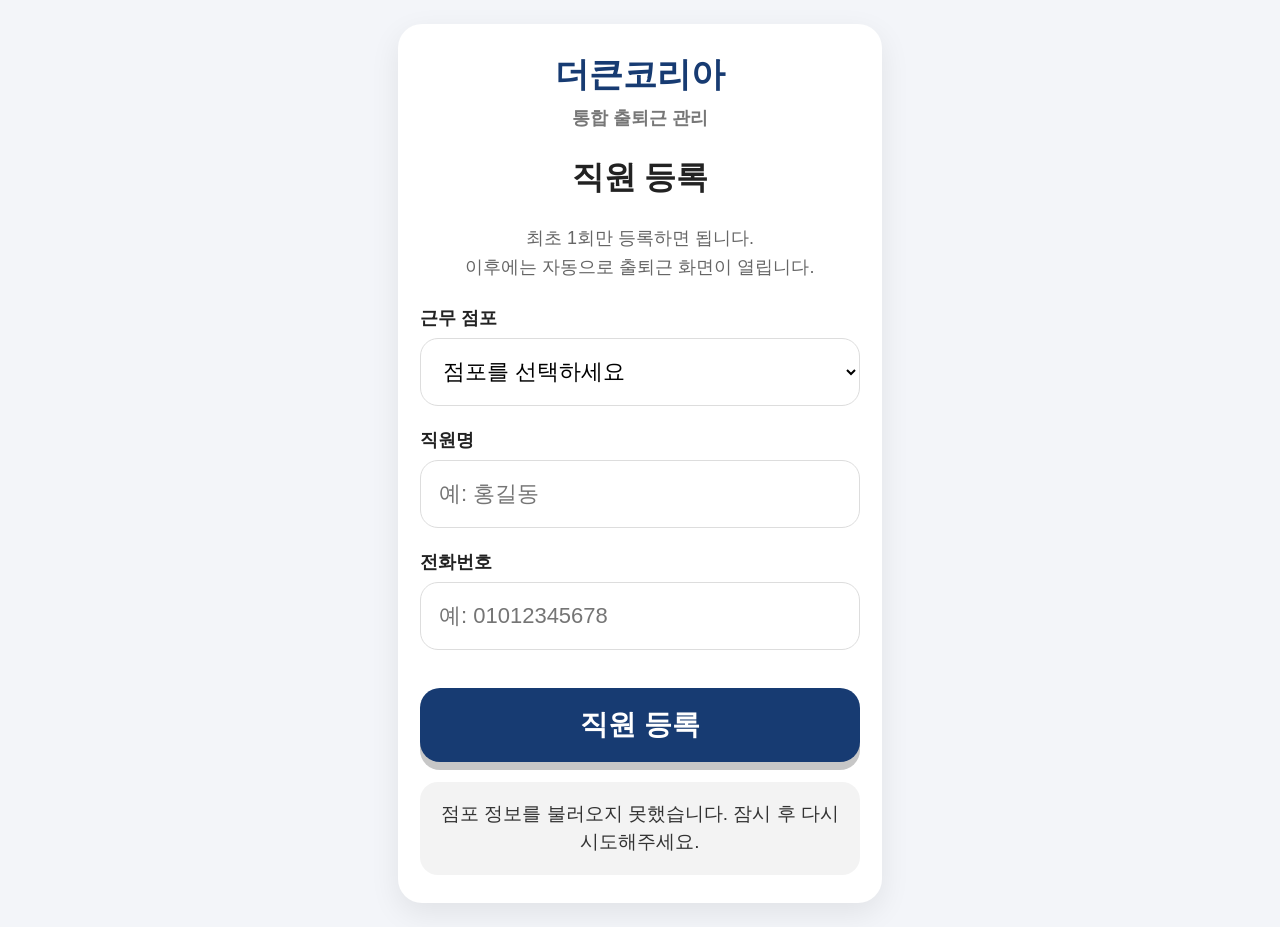
<file: index.html>
<!DOCTYPE html>
<html lang="ko">
<head>
  <meta charset="UTF-8" />
  <meta name="viewport" content="width=device-width, initial-scale=1.0, maximum-scale=1.0, user-scalable=no" />
  <title>더큰코리아 통합 출퇴근</title>
  <style>
    * { box-sizing: border-box; -webkit-tap-highlight-color: transparent; }

    body {
      margin: 0;
      font-family: -apple-system, BlinkMacSystemFont, "Noto Sans KR", "Malgun Gothic", sans-serif;
      background: #f3f5f9;
      color: #222;
    }

    .wrap {
      max-width: 520px;
      margin: 0 auto;
      min-height: 100vh;
      padding: 24px 18px;
      display: flex;
      align-items: center;
      justify-content: center;
    }

    .card {
      width: 100%;
      background: #fff;
      border-radius: 24px;
      padding: 28px 22px;
      box-shadow: 0 10px 30px rgba(0,0,0,0.08);
    }

    .logo {
      text-align: center;
      font-size: 34px;
      font-weight: 900;
      color: #173b72;
      margin-bottom: 8px;
    }

    .store {
      text-align: center;
      font-size: 18px;
      font-weight: 800;
      color: #777;
      margin-bottom: 26px;
    }

    .title {
      text-align: center;
      font-size: 32px;
      font-weight: 900;
      margin-bottom: 24px;
    }

    .desc {
      text-align: center;
      font-size: 18px;
      line-height: 1.6;
      color: #666;
      margin-bottom: 24px;
    }

    label {
      display: block;
      font-size: 18px;
      font-weight: 900;
      margin-bottom: 8px;
    }

    input, select {
      width: 100%;
      height: 68px;
      border: 1px solid #ddd;
      border-radius: 18px;
      padding: 0 18px;
      font-size: 22px;
      margin-bottom: 22px;
      outline: none;
      background: #fff;
    }

    button {
      width: 100%;
      height: 74px;
      border: none;
      border-radius: 20px;
      font-size: 28px;
      font-weight: 900;
      cursor: pointer;
      margin-top: 16px;
      transition: transform 0.08s ease, box-shadow 0.08s ease, opacity 0.08s ease;
      box-shadow: 0 8px 0 rgba(0,0,0,0.22);
    }

    button:active {
      transform: translateY(6px) scale(0.98);
      box-shadow: 0 2px 0 rgba(0,0,0,0.22);
      opacity: 0.88;
    }

    button:disabled {
      transform: none !important;
      box-shadow: none !important;
      opacity: 0.65;
    }

    .btn-register { background: #173b72; color: #fff; }
    .btn-in { background: #0f8a4b; color: #fff; }
    .btn-out { background: #b3261e; color: #fff; }
    .btn-reset { background: #eee; color: #333; font-size: 18px; height: 56px; }

    .btn-disabled {
      background: #ccc !important;
      color: #777 !important;
      cursor: not-allowed;
    }

    .employee-box {
      background: #f3f5f9;
      padding: 24px;
      border-radius: 18px;
      margin-bottom: 22px;
      text-align: center;
      border: 1px solid #e5e7eb;
    }

    .employee-name {
      font-size: 30px;
      font-weight: 900;
      margin-bottom: 6px;
    }

    .employee-phone {
      font-size: 22px;
      font-weight: 900;
      color: #333;
      margin-bottom: 8px;
    }

    .employee-store {
      font-size: 18px;
      font-weight: 800;
      color: #173b72;
    }

    .status {
      margin-top: 20px;
      padding: 18px;
      border-radius: 18px;
      background: #f3f3f3;
      color: #333;
      font-size: 19px;
      line-height: 1.5;
      text-align: center;
      min-height: 60px;
      white-space: pre-line;
    }

    .hidden { display: none !important; }

    .loading-dot {
      width: 16px;
      height: 16px;
      border-radius: 50%;
      background: #173b72;
      margin: 0 auto 18px;
      animation: pulse 1s infinite ease-in-out;
    }

    @keyframes pulse {
      0% { opacity: 0.3; transform: scale(0.9); }
      50% { opacity: 1; transform: scale(1.1); }
      100% { opacity: 0.3; transform: scale(0.9); }
    }
  </style>
</head>

<body>
  <div class="wrap">
    <div class="card">

      <div class="logo">더큰코리아</div>
      <div class="store">통합 출퇴근 관리</div>

      <div id="loadingScreen">
        <div class="loading-dot"></div>
        <div class="title">출퇴근 앱 실행 중...</div>
        <div class="desc">직원 정보와 점포 정보를 확인하고 있습니다.</div>
      </div>

      <div id="registerScreen" class="hidden">
        <div class="title">직원 등록</div>
        <div class="desc">
          최초 1회만 등록하면 됩니다.<br>
          이후에는 자동으로 출퇴근 화면이 열립니다.
        </div>

        <label>근무 점포</label>
        <select id="storeSelect">
          <option value="">점포를 선택하세요</option>
        </select>

        <label>직원명</label>
        <input id="nameInput" type="text" placeholder="예: 홍길동">

        <label>전화번호</label>
        <input id="phoneInput" type="tel" placeholder="예: 01012345678">

        <button id="registerBtn" class="btn-register" onclick="registerEmployee()">직원 등록</button>

        <div id="registerStatus" class="status hidden"></div>
      </div>

      <div id="attendanceScreen" class="hidden">
        <div class="title">출퇴근 체크</div>

        <div class="employee-box">
          <div id="employeeName" class="employee-name"></div>
          <div id="employeePhone" class="employee-phone"></div>
          <div id="employeeStore" class="employee-store"></div>
        </div>

        <button id="checkInBtn" class="btn-in" onclick="submitAttendance('출근')">출근</button>
        <button id="checkOutBtn" class="btn-out" onclick="submitAttendance('퇴근')">퇴근</button>

        <button class="btn-reset" onclick="resetEmployee()">직원 정보 다시 등록</button>

        <div id="attendanceStatus" class="status">
          위치 권한을 허용해야 출퇴근이 가능합니다.
        </div>
      </div>

    </div>
  </div>

  <script>
    const API_URL = "https://script.google.com/macros/s/AKfycbyriJGrYUjjWwnnb7L8HEUHgoRXXo_ma-aOTQi8fqpVomQfxbmBE18YH9LmWEHrKENsWA/exec";

    let stores = [];

    let currentEmployee = {
      employeeId: "",
      name: "",
      phone: "",
      token: "",
      storeCode: "",
      brand: "",
      storeName: ""
    };

    window.onload = function () {
      showLoadingScreen();

      loadStores().then(function () {
        const savedToken = localStorage.getItem("tk_token");

        if (savedToken) {
          apiRequest({
            action: "getEmployeeByToken",
            token: savedToken
          }).then(function(result) {
            if (result.exists) {
              currentEmployee = {
                employeeId: result.employeeId || "",
                name: result.name || "",
                phone: result.phone || "",
                token: result.token || "",
                storeCode: result.storeCode || "",
                brand: result.brand || "",
                storeName: result.storeName || ""
              };

              saveEmployee(currentEmployee);
              showAttendanceScreen();
              loadTodayStatus();
            } else {
              clearEmployee();
              showRegisterScreen();
            }
          }).catch(function() {
            showRegisterScreen();
          });
        } else {
          showRegisterScreen();
        }
      }).catch(function () {
        showRegisterScreen();
        showRegisterStatus("점포 정보를 불러오지 못했습니다. 잠시 후 다시 시도해주세요.");
      });
    };

    function loadStores() {
      return apiRequest({
        action: "getStores"
      }).then(function(result) {
        if (!result.success) {
          throw new Error(result.message || "점포 조회 실패");
        }

        stores = result.stores || [];
        renderStoreOptions(stores);
      });
    }

    function renderStoreOptions(list) {
      const select = document.getElementById("storeSelect");
      select.innerHTML = '<option value="">점포를 선택하세요</option>';

      list.forEach(function(store) {
        if (store.status && store.status !== "운영중") return;

        const opt = document.createElement("option");
        opt.value = store.storeCode;
        opt.innerText = "[" + store.region + "] " + store.storeName;
        select.appendChild(opt);
      });
    }

    function registerEmployee() {
      const storeCode = document.getElementById("storeSelect").value;
      const name = document.getElementById("nameInput").value.trim();
      const phone = normalizePhone(document.getElementById("phoneInput").value);
      const btn = document.getElementById("registerBtn");

      if (!storeCode) {
        showRegisterStatus("근무 점포를 선택해주세요.");
        return;
      }

      if (!name) {
        showRegisterStatus("직원명을 입력해주세요.");
        return;
      }

      if (!phone) {
        showRegisterStatus("전화번호를 입력해주세요.");
        return;
      }

      btn.disabled = true;
      btn.innerText = "등록 중...";
      showRegisterStatus("등록 중입니다...");

      apiRequest({
        action: "registerEmployee",
        storeCode: storeCode,
        name: name,
        phone: phone
      }).then(function(result) {
        btn.disabled = false;
        btn.innerText = "직원 등록";

        if (result.success) {
          currentEmployee = {
            employeeId: result.employeeId || "",
            name: result.name || "",
            phone: result.phone || "",
            token: result.token || "",
            storeCode: result.storeCode || "",
            brand: result.brand || "",
            storeName: result.storeName || ""
          };

          saveEmployee(currentEmployee);
          showAttendanceScreen();
          updateButtons(false, false);
          showAttendanceStatus("등록 완료되었습니다. 출근 버튼을 눌러주세요.");
        } else {
          showRegisterStatus(result.message || "등록에 실패했습니다.");
        }
      }).catch(function() {
        btn.disabled = false;
        btn.innerText = "직원 등록";
        showRegisterStatus("오류가 발생했습니다. 잠시 후 다시 시도해주세요.");
      });
    }

    function submitAttendance(type) {
      if (!currentEmployee.name || !currentEmployee.phone || !currentEmployee.token) {
        showAttendanceStatus("직원 정보가 없습니다. 다시 등록해주세요.");
        return;
      }

      const checkInBtn = document.getElementById("checkInBtn");
      const checkOutBtn = document.getElementById("checkOutBtn");

      if (type === "출근") {
        checkInBtn.innerText = "출근 처리중...";
        checkInBtn.disabled = true;
      }

      if (type === "퇴근") {
        checkOutBtn.innerText = "퇴근 처리중...";
        checkOutBtn.disabled = true;
      }

      showAttendanceStatus("위치 확인중...");

      if (!navigator.geolocation) {
        resetButtonText();
        showAttendanceStatus("이 기기에서는 위치 기능을 사용할 수 없습니다.");
        return;
      }

      navigator.geolocation.getCurrentPosition(
        function(position) {
          apiRequest({
            action: "submitAttendance",
            token: currentEmployee.token,
            type: type,
            lat: position.coords.latitude,
            lng: position.coords.longitude
          }).then(function(result) {
            resetButtonText();
            showAttendanceStatus(result.message || "");

            if (result.success) {
              if (type === "출근") {
                updateButtons(true, false);
              } else {
                updateButtons(true, true);
              }
            } else {
              loadTodayStatus();
            }
          }).catch(function() {
            resetButtonText();
            showAttendanceStatus("오류가 발생했습니다. 잠시 후 다시 시도해주세요.");
            loadTodayStatus();
          });
        },
        function() {
          resetButtonText();
          showAttendanceStatus("위치 권한을 허용해야 출퇴근이 가능합니다.");
          loadTodayStatus();
        },
        {
          enableHighAccuracy: true,
          timeout: 10000,
          maximumAge: 0
        }
      );
    }

    function loadTodayStatus() {
      if (!currentEmployee.token) return;

      apiRequest({
        action: "getTodayAttendanceStatus",
        token: currentEmployee.token
      }).then(function(result) {
        if (result.success) {
          updateButtons(result.hasCheckIn, result.hasCheckOut);
        } else {
          showAttendanceStatus(result.message || "출퇴근 상태를 확인할 수 없습니다.");
        }
      }).catch(function() {
        showAttendanceStatus("출퇴근 상태 확인 중 오류가 발생했습니다.");
      });
    }

    function apiRequest(data) {
      return fetch(API_URL, {
        method: "POST",
        mode: "cors",
        headers: {
          "Content-Type": "text/plain;charset=utf-8"
        },
        body: JSON.stringify(data)
      }).then(function(response) {
        return response.json();
      });
    }

    function updateButtons(hasCheckIn, hasCheckOut) {
      const checkInBtn = document.getElementById("checkInBtn");
      const checkOutBtn = document.getElementById("checkOutBtn");

      resetButtonText();

      checkInBtn.disabled = false;
      checkOutBtn.disabled = false;

      checkInBtn.classList.remove("btn-disabled");
      checkOutBtn.classList.remove("btn-disabled");

      if (hasCheckIn) {
        checkInBtn.disabled = true;
        checkInBtn.classList.add("btn-disabled");
      }

      if (!hasCheckIn || hasCheckOut) {
        checkOutBtn.disabled = true;
        checkOutBtn.classList.add("btn-disabled");
      }

      if (!hasCheckIn) {
        showAttendanceStatus("아직 출근 전입니다.");
      } else if (hasCheckIn && !hasCheckOut) {
        showAttendanceStatus("출근 처리되었습니다. 퇴근 버튼을 사용할 수 있습니다.");
      } else {
        showAttendanceStatus("오늘 출근과 퇴근이 모두 처리되었습니다.");
      }
    }

    function resetButtonText() {
      document.getElementById("checkInBtn").innerText = "출근";
      document.getElementById("checkOutBtn").innerText = "퇴근";
    }

    function saveEmployee(emp) {
      localStorage.setItem("tk_employeeId", emp.employeeId || "");
      localStorage.setItem("tk_name", emp.name || "");
      localStorage.setItem("tk_phone", emp.phone || "");
      localStorage.setItem("tk_token", emp.token || "");
      localStorage.setItem("tk_storeCode", emp.storeCode || "");
      localStorage.setItem("tk_brand", emp.brand || "");
      localStorage.setItem("tk_storeName", emp.storeName || "");
    }

    function clearEmployee() {
      localStorage.removeItem("tk_employeeId");
      localStorage.removeItem("tk_name");
      localStorage.removeItem("tk_phone");
      localStorage.removeItem("tk_token");
      localStorage.removeItem("tk_storeCode");
      localStorage.removeItem("tk_brand");
      localStorage.removeItem("tk_storeName");
    }

    function resetEmployee() {
      clearEmployee();

      currentEmployee = {
        employeeId: "",
        name: "",
        phone: "",
        token: "",
        storeCode: "",
        brand: "",
        storeName: ""
      };

      document.getElementById("nameInput").value = "";
      document.getElementById("phoneInput").value = "";
      document.getElementById("storeSelect").value = "";

      showRegisterScreen();
    }

    function showLoadingScreen() {
      document.getElementById("loadingScreen").classList.remove("hidden");
      document.getElementById("registerScreen").classList.add("hidden");
      document.getElementById("attendanceScreen").classList.add("hidden");
    }

    function showRegisterScreen() {
      document.getElementById("loadingScreen").classList.add("hidden");
      document.getElementById("registerScreen").classList.remove("hidden");
      document.getElementById("attendanceScreen").classList.add("hidden");
    }

    function showAttendanceScreen() {
      document.getElementById("loadingScreen").classList.add("hidden");
      document.getElementById("registerScreen").classList.add("hidden");
      document.getElementById("attendanceScreen").classList.remove("hidden");

      document.getElementById("employeeName").innerText = currentEmployee.name;
      document.getElementById("employeePhone").innerText = formatPhone(currentEmployee.phone);
      document.getElementById("employeeStore").innerText =
        currentEmployee.brand + " / " + currentEmployee.storeName;
    }

    function showRegisterStatus(message) {
      const box = document.getElementById("registerStatus");
      box.classList.remove("hidden");
      box.innerText = message;
    }

    function showAttendanceStatus(message) {
      document.getElementById("attendanceStatus").innerText = message;
    }

    function normalizePhone(phone) {
      return String(phone || "").replace(/[^0-9]/g, "");
    }

    function formatPhone(phone) {
      phone = normalizePhone(phone);

      if (phone.length === 11) {
        return phone.replace(/(\d{3})(\d{4})(\d{4})/, "$1-$2-$3");
      }

      return phone;
    }
  </script>
</body>
</html>
</file>
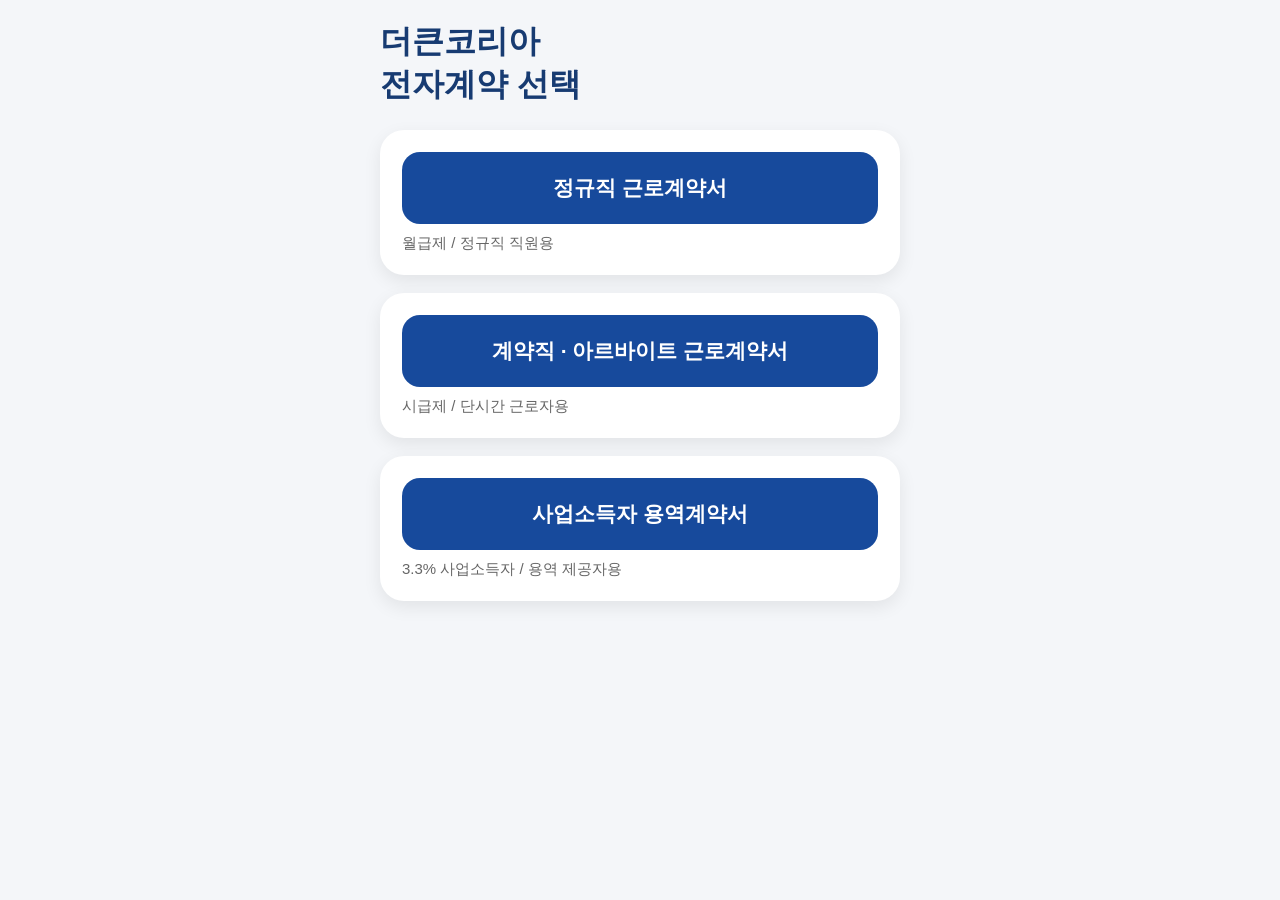
<file: contract-menu.html>
<!DOCTYPE html>
<html lang="ko">
<head>
<meta charset="UTF-8">
<meta name="viewport" content="width=device-width,initial-scale=1">
<title>전자계약 선택</title>

<style>
body{
  margin:0;
  background:#f4f6f9;
  font-family:Pretendard,sans-serif;
}
.wrap{
  max-width:520px;
  margin:0 auto;
  padding:20px;
}
.title{
  font-size:32px;
  font-weight:900;
  color:#173b72;
  margin-bottom:24px;
  line-height:1.35;
}
.card{
  background:#fff;
  border-radius:24px;
  padding:22px;
  margin-bottom:18px;
  box-shadow:0 6px 18px rgba(0,0,0,0.08);
}
.menu-btn{
  width:100%;
  border:none;
  border-radius:18px;
  padding:22px;
  background:#174a9c;
  color:#fff;
  font-size:21px;
  font-weight:900;
}
.sub{
  margin-top:10px;
  font-size:15px;
  color:#666;
}
</style>
</head>

<body>
<div class="wrap">

<div class="title">
더큰코리아<br>
전자계약 선택
</div>

<div class="card">
  <button class="menu-btn" onclick="location.href='regular-contract.html'">
    정규직 근로계약서
  </button>
  <div class="sub">월급제 / 정규직 직원용</div>
</div>

<div class="card">
  <button class="menu-btn" onclick="location.href='part-contract.html'">
    계약직 · 아르바이트 근로계약서
  </button>
  <div class="sub">시급제 / 단시간 근로자용</div>
</div>

<div class="card">
  <button class="menu-btn" onclick="location.href='service-contract.html'">
    사업소득자 용역계약서
  </button>
  <div class="sub">3.3% 사업소득자 / 용역 제공자용</div>
</div>

</div>
</body>
</html>
</file>
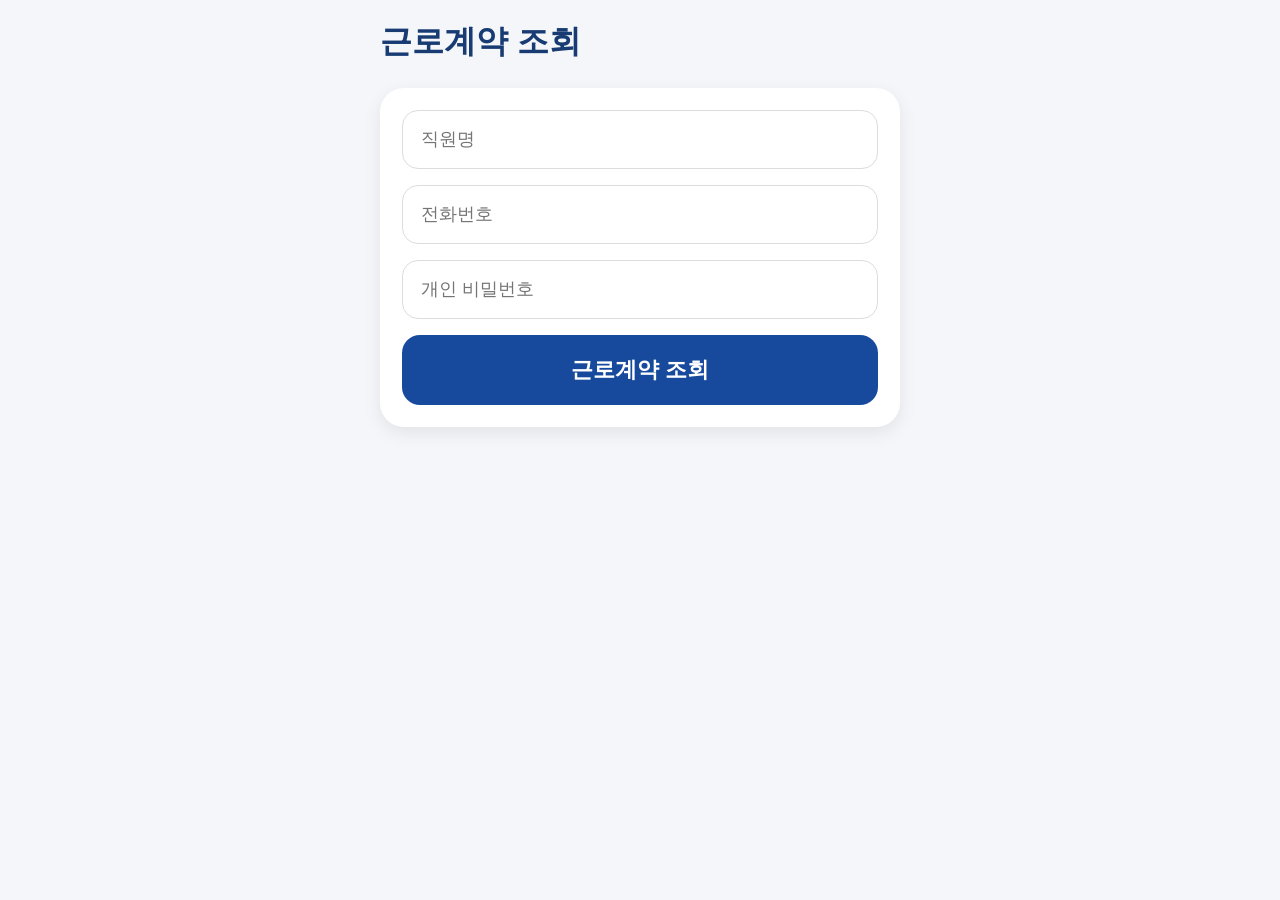
<file: contract.html>
<!DOCTYPE html>
<html lang="ko">
<head>
<meta charset="UTF-8">
<meta name="viewport" content="width=device-width,initial-scale=1">
<title>근로계약 조회</title>

<style>
body{margin:0;background:#f4f6f9;font-family:Pretendard,sans-serif;}
.wrap{max-width:520px;margin:0 auto;padding:20px;}
.title{font-size:32px;font-weight:900;color:#173b72;margin-bottom:24px;}
.card{background:#fff;border-radius:24px;padding:22px;box-shadow:0 6px 18px rgba(0,0,0,0.08);}
.input{width:100%;padding:18px;border-radius:16px;border:1px solid #ddd;margin-bottom:16px;font-size:18px;box-sizing:border-box;}
.btn{width:100%;border:none;border-radius:18px;padding:20px;background:#174a9c;color:#fff;font-size:22px;font-weight:900;}
.result{margin-top:24px;}
.empty{text-align:center;padding:30px;color:#777;}
.contract-btn{display:block;text-align:center;text-decoration:none;background:#0f7b46;color:#fff;border-radius:18px;padding:20px;font-size:22px;font-weight:900;}
</style>
</head>

<body>
<div class="wrap">

<div class="title">근로계약 조회</div>

<div class="card">
  <input id="name" class="input" placeholder="직원명">
  <input id="phone" class="input" placeholder="전화번호">
  <input id="password" type="password" class="input" placeholder="개인 비밀번호" autocomplete="new-password">
  <button class="btn" onclick="loadContract()">근로계약 조회</button>
</div>

<div id="result" class="result"></div>

</div>

<script>
const API_URL =
"https://script.google.com/macros/s/AKfycbyriJGrYUjjWwnnb7L8HEUHgoRXXo_ma-aOTQi8fqpVomQfxbmBE18YH9LmWEHrKENsWA/exec";

async function apiRequest(data){
  const response = await fetch(API_URL,{
    method:"POST",
    body:JSON.stringify(data)
  });
  return await response.json();
}

async function loadContract(){
  const box = document.getElementById("result");

  box.innerHTML = `<div class="empty">조회 중...</div>`;

  try{
    const result = await apiRequest({
      action:"getEmployeeContractInfo",
      name:document.getElementById("name").value,
      phone:document.getElementById("phone").value,
      password:document.getElementById("password").value
    });

    if(!result.success){
      box.innerHTML = `<div class="empty">${result.message || "조회 실패"}</div>`;
      return;
    }

    box.innerHTML = `
      <div class="card">
        <div style="font-size:24px;font-weight:900;margin-bottom:16px;">
          ${result.name} 근로계약서
        </div>
        <a class="contract-btn" href="${result.contractUrl}" target="_blank">
          계약서 열기
        </a>
      </div>
    `;
  }
  catch(err){
    console.error(err);
    box.innerHTML = `<div class="empty">조회 실패</div>`;
  }
}
</script>

</body>
</html>
</file>
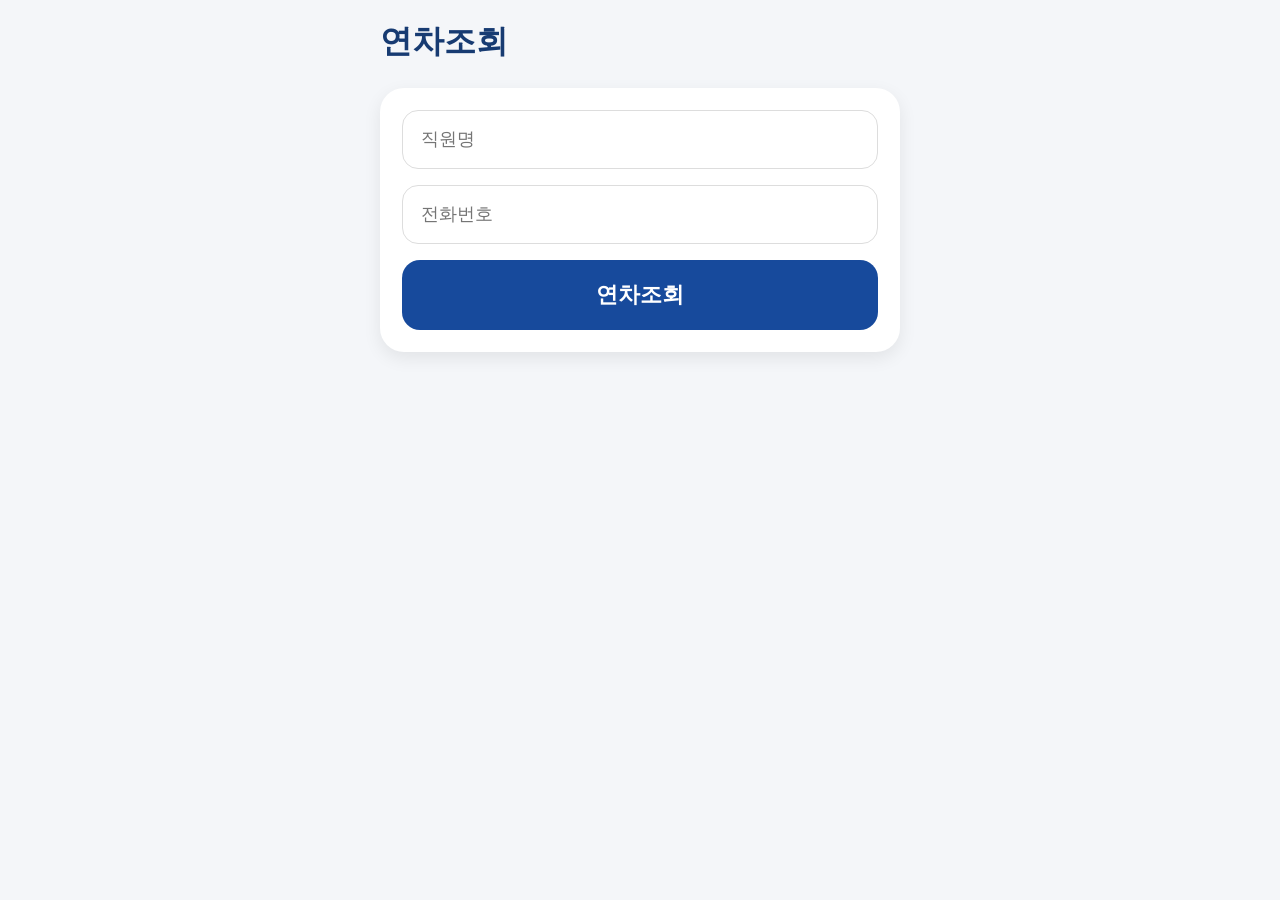
<file: leave.html>
<!DOCTYPE html>
<html lang="ko">
<head>
<meta charset="UTF-8">
<meta name="viewport"
content="width=device-width,initial-scale=1">

<title>연차조회</title>

<style>

body{
  margin:0;
  background:#f4f6f9;
  font-family:Pretendard,sans-serif;
}

.wrap{
  max-width:520px;
  margin:0 auto;
  padding:20px;
}

.title{
  font-size:32px;
  font-weight:900;
  color:#173b72;
  margin-bottom:24px;
}

.card{
  background:#fff;
  border-radius:24px;
  padding:22px;
  box-shadow:0 6px 18px rgba(0,0,0,0.08);
}

.input{
  width:100%;
  padding:18px;
  border-radius:16px;
  border:1px solid #ddd;
  margin-bottom:16px;
  font-size:18px;
  box-sizing:border-box;
}

.btn{
  width:100%;
  border:none;
  border-radius:18px;
  padding:20px;
  background:#174a9c;
  color:#fff;
  font-size:22px;
  font-weight:900;
}

.result{
  margin-top:24px;
}

.box{
  background:#fff;
  border-radius:24px;
  padding:22px;
  margin-top:18px;
  box-shadow:0 6px 18px rgba(0,0,0,0.08);
}

.label{
  color:#666;
  margin-bottom:8px;
}

.value{
  font-size:30px;
  font-weight:900;
  color:#174a9c;
}

</style>
</head>

<body>

<div class="wrap">

<div class="title">
연차조회
</div>

<div class="card">

<input
id="empName"
class="input"
placeholder="직원명">

<input
id="phone"
class="input"
placeholder="전화번호">

<button
class="btn"
onclick="loadLeave()">
연차조회
</button>

</div>

<div
id="result"
class="result">
</div>

</div>

<script>

const API_URL =
"https://script.google.com/macros/s/AKfycbyriJGrYUjjWwnnb7L8HEUHgoRXXo_ma-aOTQi8fqpVomQfxbmBE18YH9LmWEHrKENsWA/exec";

async function apiRequest(data){

  const response =
    await fetch(API_URL,{
      method:"POST",
      body:JSON.stringify(data)
    });

  return await response.json();
}

function formatWon(v){
  return Number(v || 0)
    .toLocaleString("ko-KR");
}

async function loadLeave(){

  const name =
    document.getElementById("empName").value.trim();

  const phone =
    document.getElementById("phone").value.trim();

  if(!name || !phone){
    alert("직원명과 전화번호를 입력하세요.");
    return;
  }

  const resultBox =
    document.getElementById("result");

  resultBox.innerHTML =
    "조회중...";

  try{

    const result =
      await apiRequest({
        action:"getEmployeeLeaveInfo",
        name:name,
        phone:phone
      });

    if(!result.success){
      resultBox.innerHTML =
        "직원정보 없음";
      return;
    }

    const row =
      result.data;

    resultBox.innerHTML = `

<div class="box">

<div class="label">
직원명
</div>

<div class="value">
${row.name}
</div>

</div>

<div class="box">

<div class="label">
발생 연차
</div>

<div class="value">
${row.totalLeave}일
</div>

</div>

<div class="box">

<div class="label">
사용 연차
</div>

<div class="value">
${row.usedLeave}일
</div>

</div>

<div class="box">

<div class="label">
잔여 연차
</div>

<div class="value">
${row.remainLeave}일
</div>

</div>

`;

  }
  catch(err){

    console.error(err);

    resultBox.innerHTML =
      "조회 실패";
  }
}

</script>

</body>
</html>
</file>
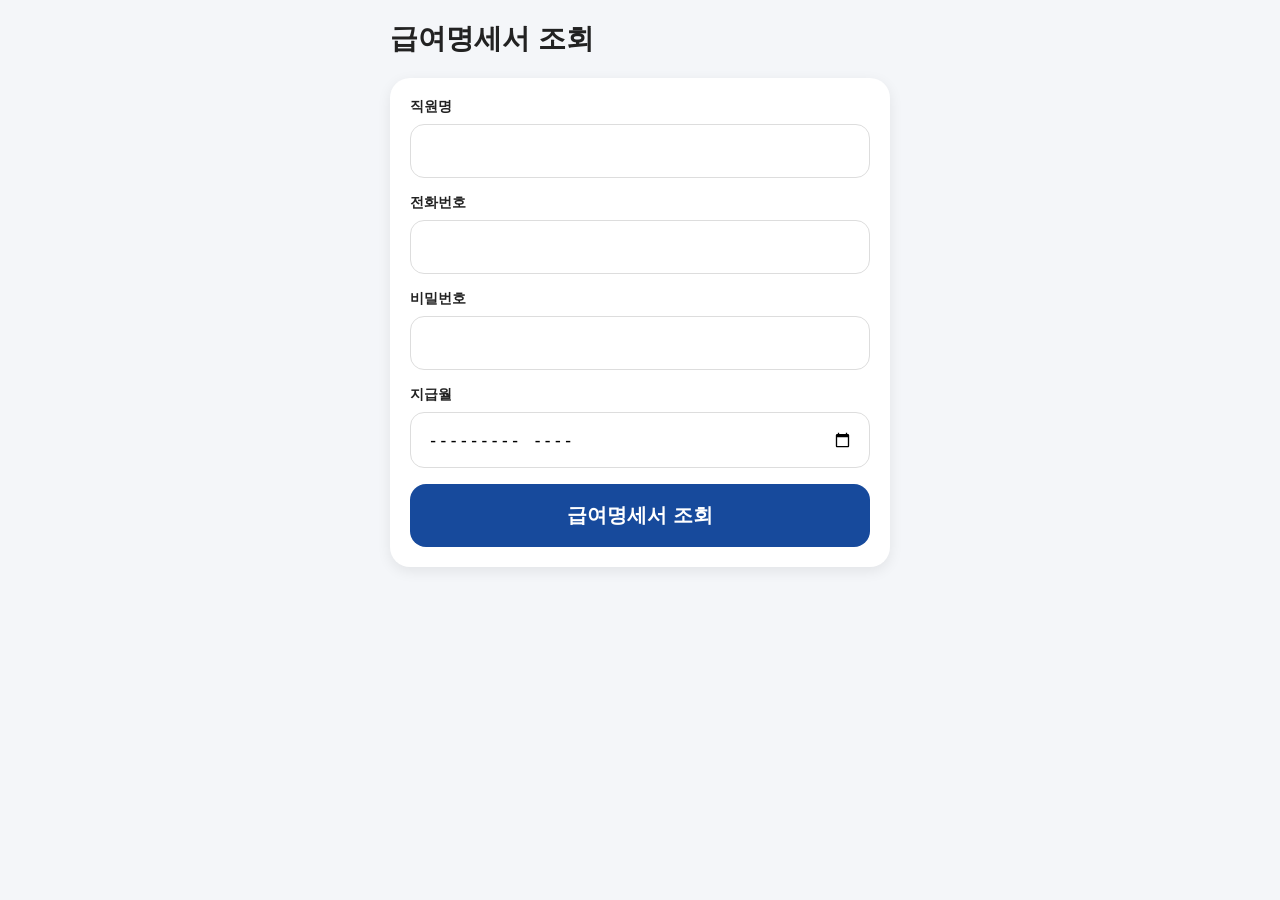
<file: payroll.html>
<!DOCTYPE html>
<html lang="ko">
<head>
<meta charset="UTF-8" />
<meta name="viewport" content="width=device-width, initial-scale=1.0"/>

<title>급여명세서 조회</title>

<style>

body{
  margin:0;
  background:#f4f6f9;
  font-family:'Pretendard',sans-serif;
  color:#222;
}

.container{
  max-width:500px;
  margin:0 auto;
  padding:20px;
}

.title{
  font-size:28px;
  font-weight:900;
  margin-bottom:20px;
}

.card{
  background:#fff;
  border-radius:20px;
  padding:20px;
  margin-bottom:20px;
  box-shadow:0 4px 14px rgba(0,0,0,0.08);
}

.label{
  font-size:14px;
  font-weight:700;
  margin-bottom:8px;
}

.input{
  width:100%;
  box-sizing:border-box;
  padding:16px;
  border:1px solid #ddd;
  border-radius:14px;
  font-size:17px;
  margin-bottom:16px;
}

.btn{
  width:100%;
  border:none;
  border-radius:16px;
  background:#174a9c;
  color:#fff;
  font-size:20px;
  font-weight:900;
  padding:18px;
}

.slip-title{
  text-align:center;
  font-size:28px;
  font-weight:900;
  margin-bottom:20px;
}

.section{
  border:1px solid #ddd;
  border-radius:18px;
  padding:16px;
  margin-bottom:16px;
}

.section-title{
  font-size:20px;
  font-weight:900;
  margin-bottom:16px;
  color:#0b2e6d;
}

.row{
  display:flex;
  justify-content:space-between;
  padding:8px 0;
  border-bottom:1px dashed #ddd;
}

.total{
  font-weight:900;
  font-size:20px;
  border-top:3px solid #333;
  margin-top:10px;
  padding-top:12px;
}

.realpay{
  background:#174a9c;
  color:#fff;
  border-radius:16px;
  padding:18px;
  text-align:center;
  font-size:30px;
  font-weight:900;
}

.empty{
  text-align:center;
  padding:40px;
  color:#777;
}

</style>
</head>

<body>

<div class="container">

<div class="title">
급여명세서 조회
</div>

<div class="card">

<div class="label">직원명</div>
<input id="name" class="input">

<div class="label">전화번호</div>
<input id="phone" class="input">

<div class="label">비밀번호</div>
<input id="password" type="password" class="input" autocomplete="new-password">

<div class="label">지급월</div>
<input id="month" type="month" class="input">

<button class="btn" onclick="loadSlip()">
급여명세서 조회
</button>

</div>

<div id="result"></div>

</div>

<script>

const API_URL =
"https://script.google.com/macros/s/AKfycbyriJGrYUjjWwnnb7L8HEUHgoRXXo_ma-aOTQi8fqpVomQfxbmBE18YH9LmWEHrKENsWA/exec";

function formatWon(value){
  return Number(value || 0).toLocaleString("ko-KR") + "원";
}

async function apiRequest(data){

  const response = await fetch(API_URL,{
    method:"POST",
    body:JSON.stringify(data)
  });

  return await response.json();
}

async function loadSlip(){

  const box =
    document.getElementById("result");

  box.innerHTML =
    `<div class="empty">조회 중...</div>`;

  try{

    const result =
      await apiRequest({
        action:"getEmployeePayrollSlip",
        name:document.getElementById("name").value,
        phone:document.getElementById("phone").value,
        password:document.getElementById("password").value,
        month:document.getElementById("month").value
      });

    if(!result.success){

      box.innerHTML =
        `<div class="empty">${result.message}</div>`;

      return;
    }

    const row = result.slip;

    box.innerHTML = `

<div class="card">

<div class="slip-title">
${row.name} 급여명세서
</div>

<div style="text-align:center;font-size:22px;font-weight:900;margin-bottom:20px;">
지급월 : ${document.getElementById("month").value}
</div>

<div class="section">

<div class="section-title">
지급내역
</div>

<div class="row"><span>기본급</span><b>${formatWon(row.basicPay)}</b></div>
<div class="row"><span>연장수당</span><b>${formatWon(row.overtimePay)}</b></div>
<div class="row"><span>직무수당</span><b>${formatWon(row.dutyPay)}</b></div>
<div class="row"><span>직책수당</span><b>${formatWon(row.positionPay)}</b></div>
<div class="row"><span>야간/공휴일수당</span><b>${formatWon(row.extraPay)}</b></div>
<div class="row"><span>미휴무수당</span><b>${formatWon(row.holidayPay)}</b></div>
<div class="row"><span>식대</span><b>${formatWon(row.mealPay)}</b></div>
<div class="row"><span>차량유지비</span><b>${formatWon(row.carPay)}</b></div>

<div class="row total">
<span>지급합계</span>
<b>${row.totalPayText}</b>
</div>

</div>

<div class="section">

<div class="section-title">
공제내역
</div>

<div class="row"><span>국민연금</span><b>${formatWon(row.nationalPension)}</b></div>
<div class="row"><span>건강보험</span><b>${formatWon(row.healthInsurance)}</b></div>
<div class="row"><span>장기요양</span><b>${formatWon(row.longTermCare)}</b></div>
<div class="row"><span>고용보험</span><b>${formatWon(row.employmentInsurance)}</b></div>
<div class="row"><span>소득세</span><b>${formatWon(row.incomeTax)}</b></div>
<div class="row"><span>지방소득세</span><b>${formatWon(row.localIncomeTax)}</b></div>

<div class="row total">
<span>공제합계</span>
<b>${row.totalDeductionText}</b>
</div>

</div>

<div class="realpay">
차인지급액<br>
${row.realPayText}
</div>

</div>
`;
  }
  catch(err){

    console.error(err);

    box.innerHTML =
      `<div class="empty">조회 실패</div>`;
  }
}

</script>

</body>
</html>
</file>
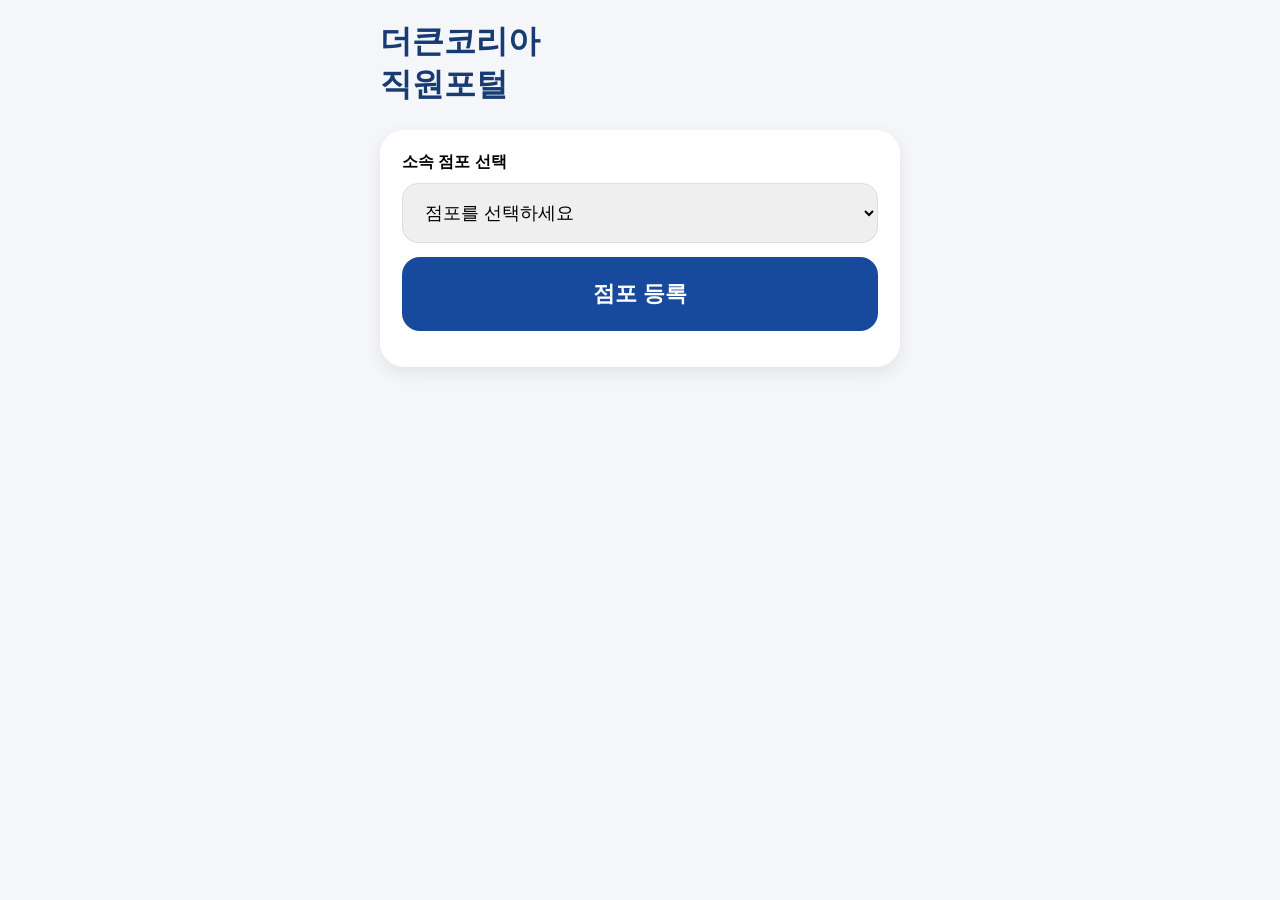
<file: portal.html>
<!DOCTYPE html>
<html lang="ko">
<head>
<meta charset="UTF-8">
<meta name="viewport" content="width=device-width,initial-scale=1">

<title>더큰코리아 직원포털</title>

<style>
body{
  margin:0;
  background:#f4f6f9;
  font-family:Pretendard,sans-serif;
}
.wrap{
  max-width:520px;
  margin:0 auto;
  padding:20px;
}
.title{
  font-size:32px;
  font-weight:900;
  margin-bottom:24px;
  color:#173b72;
  line-height:1.35;
}
.card{
  background:#fff;
  border-radius:24px;
  padding:22px;
  margin-bottom:18px;
  box-shadow:0 6px 18px rgba(0,0,0,0.08);
}
.label{
  font-weight:900;
  margin-bottom:10px;
}
.select{
  width:100%;
  padding:18px;
  border-radius:16px;
  border:1px solid #ddd;
  font-size:18px;
  margin-bottom:14px;
}
.menu-btn{
  width:100%;
  border:none;
  border-radius:18px;
  padding:22px;
  margin-bottom:14px;
  background:#174a9c;
  color:#fff;
  font-size:22px;
  font-weight:900;
}
.reset-btn{
  width:100%;
  border:none;
  border-radius:14px;
  padding:14px;
  background:#888;
  color:#fff;
  font-size:15px;
  font-weight:800;
}
.sub{
  font-size:15px;
  color:#666;
  margin-top:6px;
}
</style>
</head>

<body>

<div class="wrap">

<div id="portalTitle" class="title">
더큰코리아<br>직원포털
</div>

<div id="storeSetup" class="card">
  <div class="label">소속 점포 선택</div>

  <select id="storeSelect" class="select">
    <option value="">점포를 선택하세요</option>
    <option value="본사">본사</option>
    <option value="한국의집 롯데월드몰점">한국의집 롯데월드몰점</option>
    <option value="길채정 압구정점">길채정 압구정점</option>
    <option value="소바공방 평촌점">소바공방 평촌점</option>
  </select>

  <button class="menu-btn" onclick="saveStore()">
    점포 등록
  </button>
</div>

<div id="menuArea" style="display:none;">

  <div class="card">
    <button class="menu-btn" onclick="location.href='https://thebigkorea.github.io/thebigkorea-hr/contract-menu.html'">
      출퇴근
    </button>
    <div class="sub">출근 / 퇴근 등록</div>
  </div>

  <div class="card">
    <button class="menu-btn" onclick="location.href='https://thebigkorea.github.io/thebigkorea-hr/payroll.html'">
      급여명세서
    </button>
    <div class="sub">월 급여명세서 조회</div>
  </div>

  <div class="card">
    <button class="menu-btn" onclick="location.href='https://thebigkorea.github.io/thebigkorea-hr/leave.html'">
      연차조회
    </button>
    <div class="sub">잔여 연차 및 사용내역</div>
  </div>

  <div class="card">
    <button class="menu-btn" onclick="location.href='https://thebigkorea.github.io/thebigkorea-hr/contract.html'">
      근로계약
    </button>
    <div class="sub">전자근로계약 조회</div>
  </div>

  <button class="reset-btn" onclick="resetStore()">
    소속 점포 변경
  </button>

</div>

</div>

<script>
function saveStore(){
  const store = document.getElementById("storeSelect").value;

  if(!store){
    alert("점포를 선택해주세요.");
    return;
  }

  localStorage.setItem("tk_portal_store", store);
  applyStore();
}

function resetStore(){
  localStorage.removeItem("tk_portal_store");
  location.reload();
}

function applyStore(){
  const store = localStorage.getItem("tk_portal_store");

  if(store){
    document.getElementById("portalTitle").innerHTML =
      "더큰코리아<br>" + store + "<br>직원포털";

    document.getElementById("storeSetup").style.display = "none";
    document.getElementById("menuArea").style.display = "block";
  }
}

window.onload = applyStore;
</script>

</body>
</html>
</file>
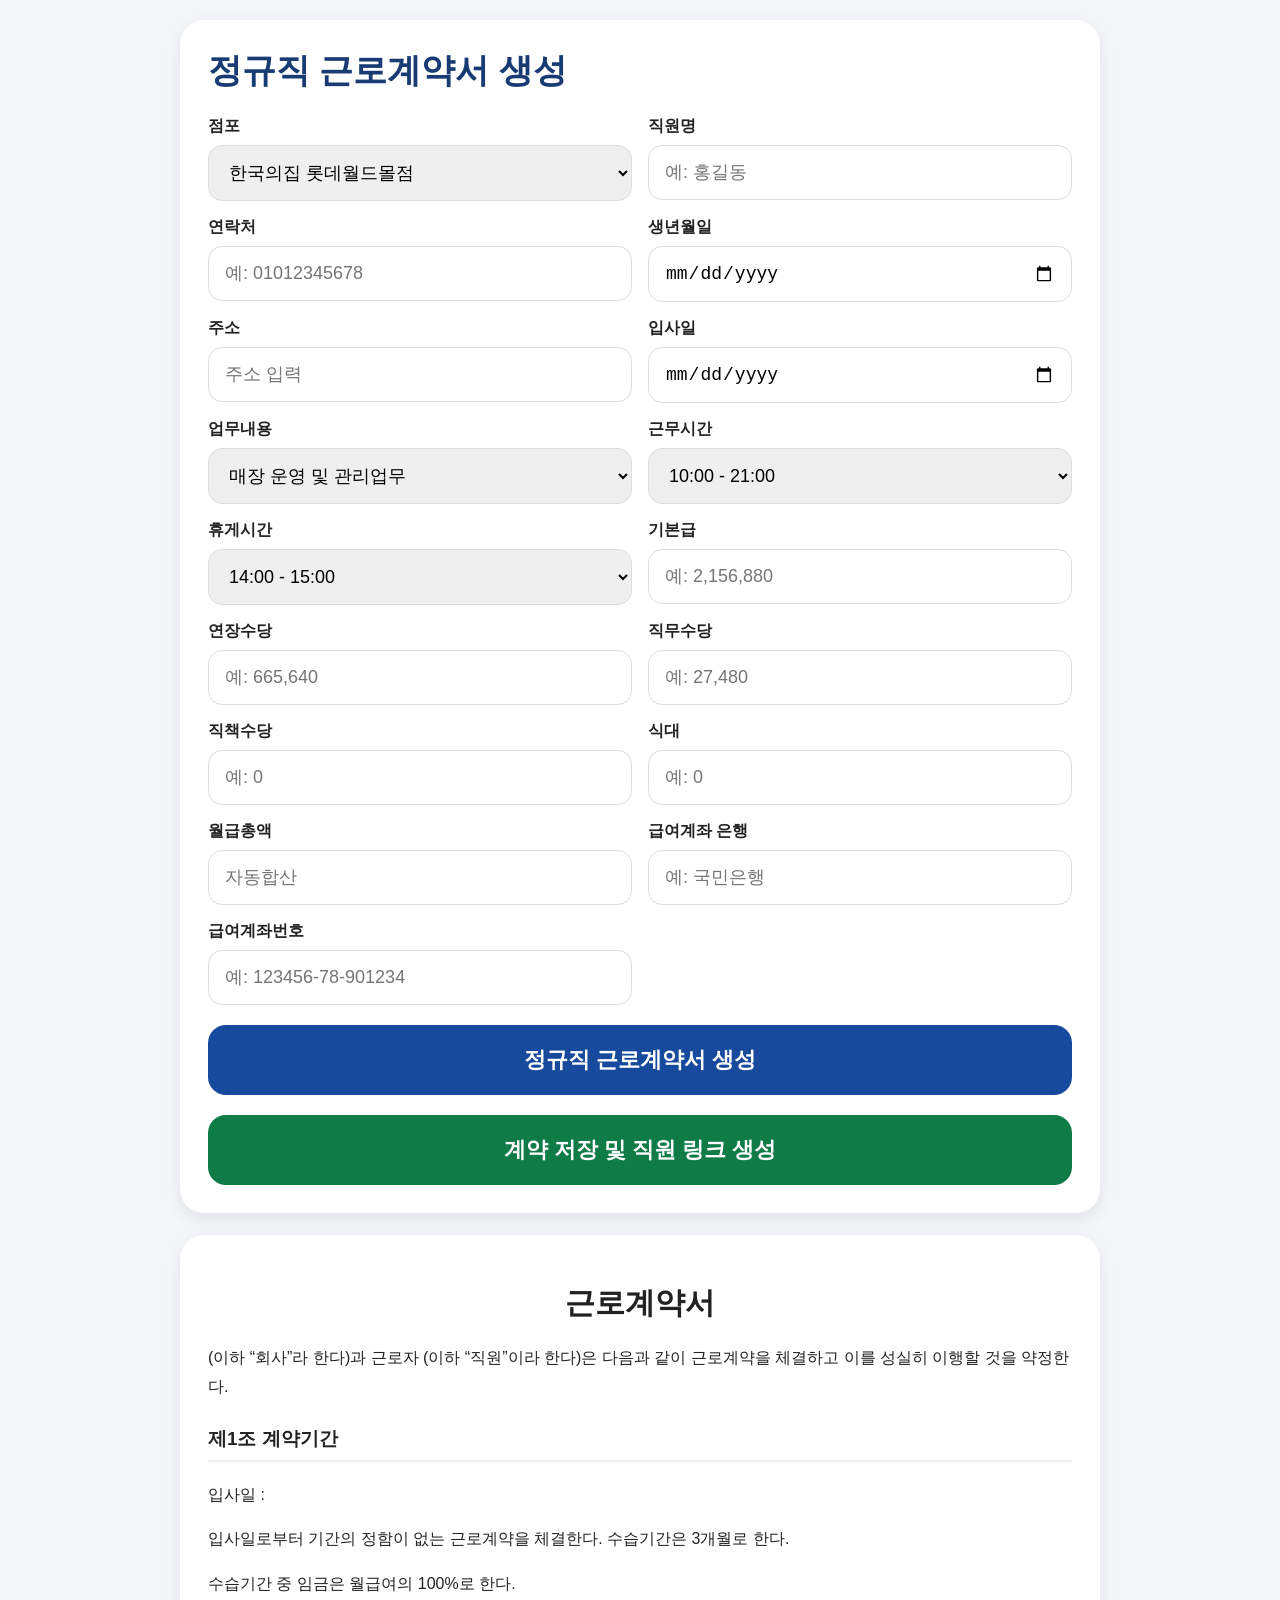
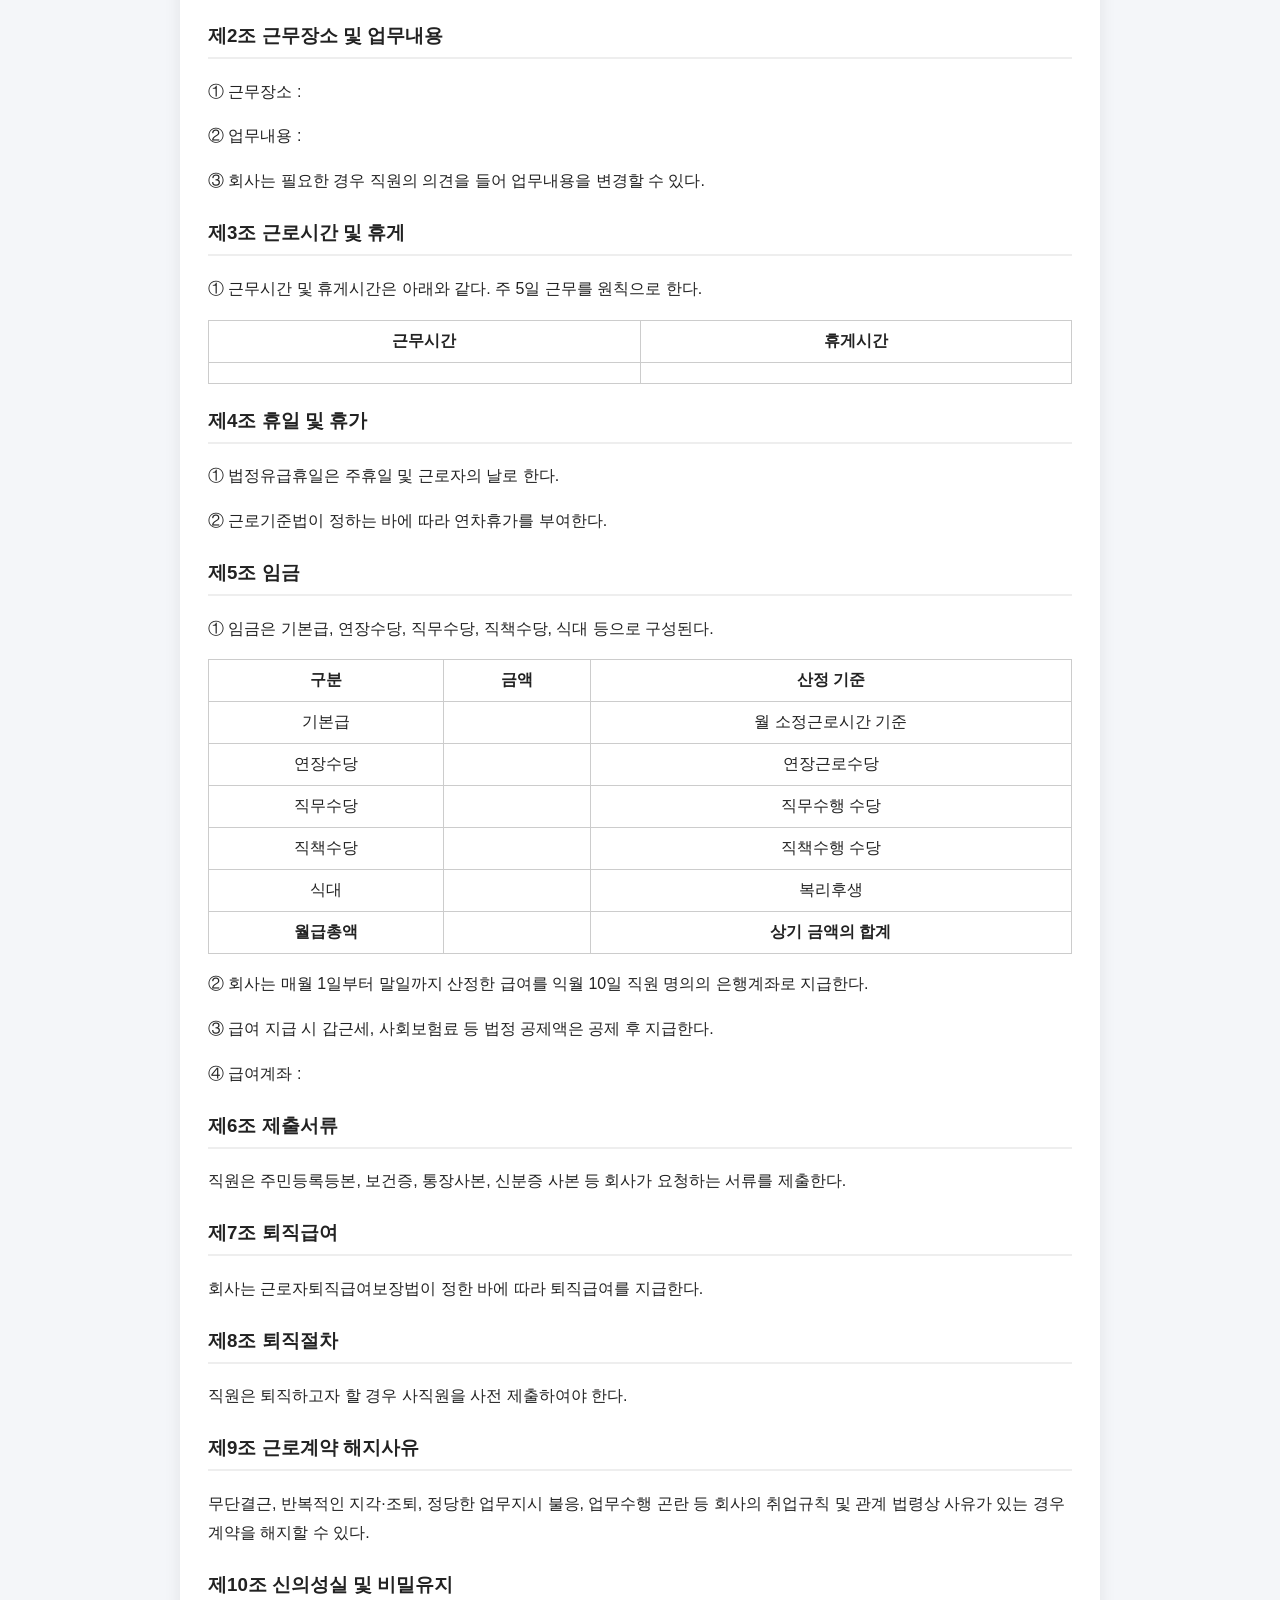
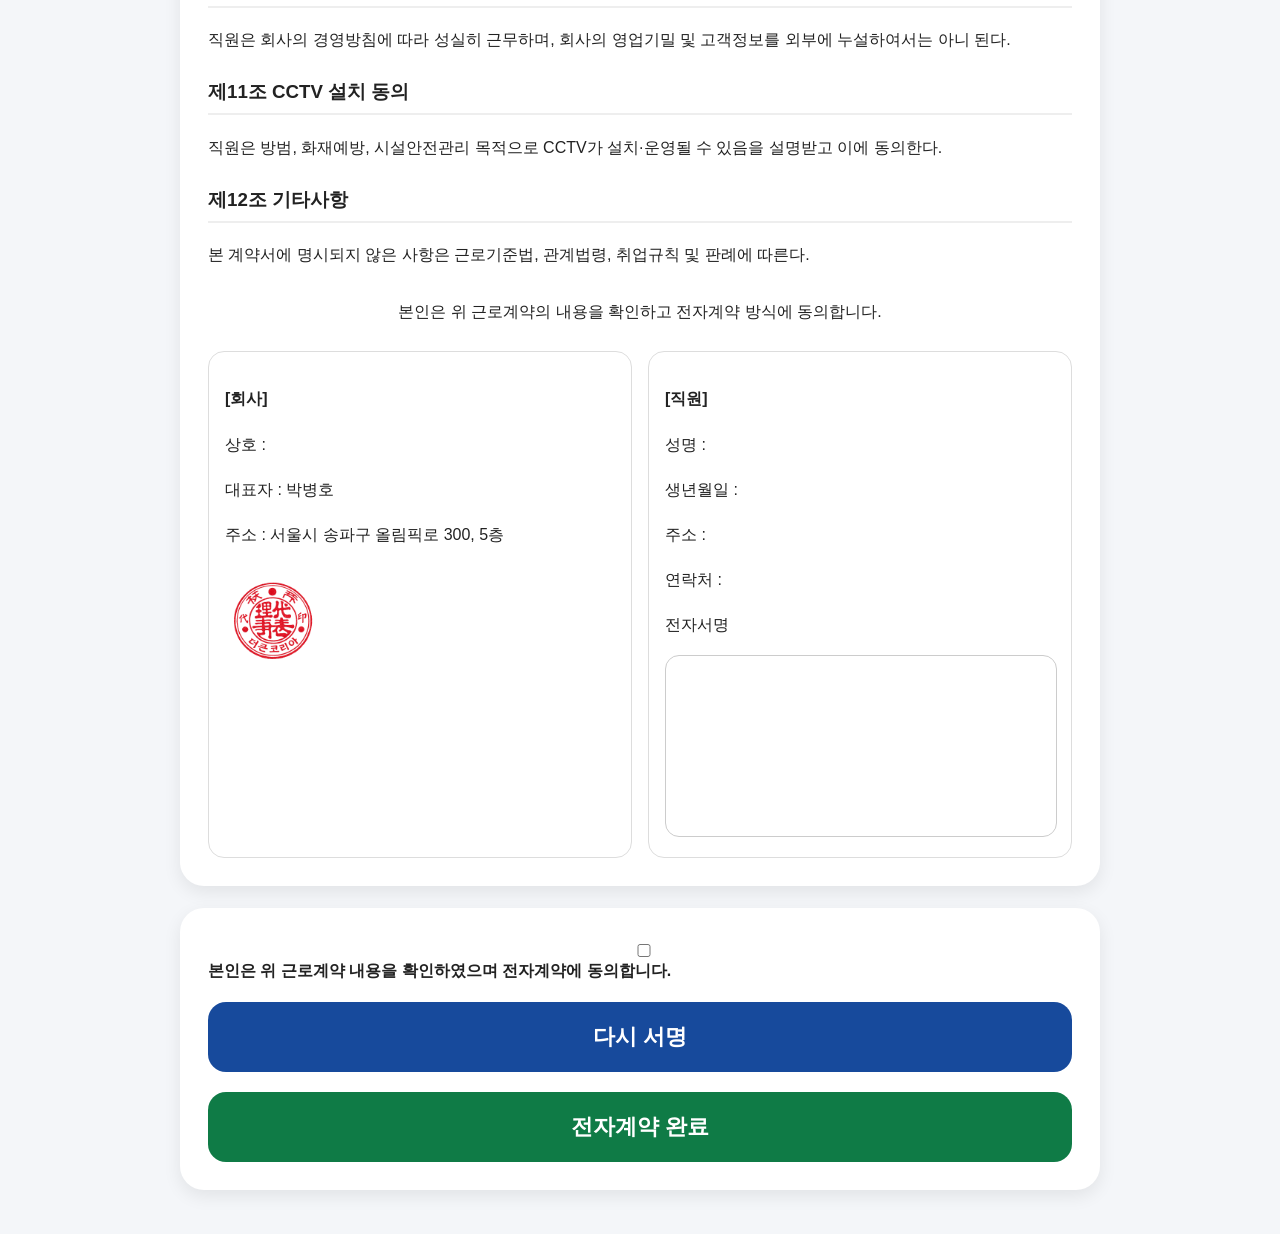
<file: regular-contract.html>
<!DOCTYPE html>
<html lang="ko">
<head>
<meta charset="UTF-8">
<meta name="viewport" content="width=device-width,initial-scale=1">
<title>정규직 근로계약서</title>

<style>
body{margin:0;background:#f4f6f9;font-family:Pretendard,sans-serif;color:#222}
.wrap{max-width:920px;margin:0 auto;padding:20px}
.card,.paper{background:#fff;border-radius:24px;padding:28px;margin-bottom:22px;box-shadow:0 6px 18px rgba(0,0,0,.08)}
.title{font-size:34px;font-weight:900;color:#173b72;margin-bottom:22px}
.grid{display:grid;grid-template-columns:1fr 1fr;gap:16px}
label{font-size:16px;font-weight:900}
input,select{width:100%;box-sizing:border-box;padding:16px;border:1px solid #ddd;border-radius:14px;font-size:18px;margin-top:8px}
button{width:100%;border:0;border-radius:18px;padding:20px;background:#174a9c;color:#fff;font-size:22px;font-weight:900;margin-top:20px}
.green{background:#0f7b46}
.paper h1{text-align:center;font-size:30px}
.paper h3{margin-top:24px;border-bottom:2px solid #eee;padding-bottom:8px}
.paper p{line-height:1.8}
table{width:100%;border-collapse:collapse;margin:14px 0}
th,td{border:1px solid #ccc;padding:10px;text-align:center}
.sign-area{display:grid;grid-template-columns:1fr 1fr;gap:16px;margin-top:24px}
.sign-box{border:1px solid #ddd;border-radius:16px;padding:16px;min-height:220px}
.stamp{width:95px;margin-top:10px}
canvas{width:100%;height:180px;border:1px solid #ccc;border-radius:14px;background:#fff}
.link-box{display:none;background:#eef7f1;border-radius:18px;padding:18px;margin-top:18px}
.link-box input{background:#fff}
@media(max-width:700px){.grid,.sign-area{grid-template-columns:1fr}.paper{font-size:14px}}
</style>
</head>

<body>
<div class="wrap">

<div class="card">
  <div class="title">정규직 근로계약서 생성</div>

  <div class="grid">
    <div>
      <label>점포</label>
      <select id="storeName">
        <option>한국의집 롯데월드몰점</option>
        <option>길채정 압구정점</option>
        <option>소바공방 평촌점</option>
        <option>더큰코리아 본사</option>
      </select>
    </div>

    <div>
      <label>직원명</label>
      <input id="empName" placeholder="예: 홍길동">
    </div>

    <div>
      <label>연락처</label>
      <input id="phone" placeholder="예: 01012345678">
    </div>

    <div>
      <label>생년월일</label>
      <input id="birth" type="date">
    </div>

    <div>
      <label>주소</label>
      <input id="address" placeholder="주소 입력">
    </div>

    <div>
      <label>입사일</label>
      <input id="startDate" type="date">
    </div>

    <div>
      <label>업무내용</label>
      <select id="jobDutySelect" onchange="changeJobDuty()">
        <option value="매장 운영 및 관리업무">매장 운영 및 관리업무</option>
        <option value="홀 서비스 업무">홀 서비스 업무</option>
        <option value="주방 조리 업무">주방 조리 업무</option>
        <option value="주방 보조 업무">주방 보조 업무</option>
        <option value="계산 및 고객응대 업무">계산 및 고객응대 업무</option>
        <option value="기타">직접 입력</option>
      </select>
      <input id="jobDuty" value="매장 운영 및 관리업무" style="display:none;" placeholder="업무내용 직접 입력">
    </div>

    <div>
      <label>근무시간</label>
      <select id="workTime">
        <option>10:00 - 21:00</option>
        <option>09:00 - 18:00</option>
        <option>10:00 - 19:00</option>
        <option>11:00 - 20:00</option>
        <option>12:00 - 21:00</option>
        <option>13:00 - 22:00</option>
        <option>14:00 - 23:00</option>
      </select>
    </div>

    <div>
      <label>휴게시간</label>
      <select id="breakTime">
        <option>14:00 - 15:00</option>
        <option>13:00 - 14:00</option>
        <option>15:00 - 16:00</option>
        <option>16:00 - 17:00</option>
        <option>휴게 30분</option>
        <option>휴게 60분</option>
        <option>휴게 90분</option>
      </select>
    </div>

    <div>
      <label>기본급</label>
      <input id="basicPay" placeholder="예: 2,156,880" oninput="formatMoneyInput(this); calcTotalPay();">
    </div>

    <div>
      <label>연장수당</label>
      <input id="overtimePay" placeholder="예: 665,640" oninput="formatMoneyInput(this); calcTotalPay();">
    </div>

    <div>
      <label>직무수당</label>
      <input id="dutyPay" placeholder="예: 27,480" oninput="formatMoneyInput(this); calcTotalPay();">
    </div>

    <div>
      <label>직책수당</label>
      <input id="positionPay" placeholder="예: 0" oninput="formatMoneyInput(this); calcTotalPay();">
    </div>

    <div>
      <label>식대</label>
      <input id="mealPay" placeholder="예: 0" oninput="formatMoneyInput(this); calcTotalPay();">
    </div>

    <div>
      <label>월급총액</label>
      <input id="totalPay" placeholder="자동합산" readonly>
    </div>

    <div>
      <label>급여계좌 은행</label>
      <input id="bankName" placeholder="예: 국민은행">
    </div>

    <div>
      <label>급여계좌번호</label>
      <input id="bankAccount" placeholder="예: 123456-78-901234">
    </div>
  </div>

  <button onclick="createContract()">정규직 근로계약서 생성</button>
  <button class="green" onclick="saveContractAndCreateLink()">계약 저장 및 직원 링크 생성</button>

  <div id="contractLinkBox" class="link-box">
    <label>직원에게 보낼 전자서명 링크</label>
    <input id="contractLink" readonly>
    <button onclick="copyContractLink()">링크 복사</button>
  </div>
</div>

<div class="paper" id="contractPaper">
  <h1>근로계약서</h1>

  <p>
    <b id="cStoreName"></b>(이하 “회사”라 한다)과
    근로자 <b id="cEmpName"></b>(이하 “직원”이라 한다)은 다음과 같이 근로계약을 체결하고 이를 성실히 이행할 것을 약정한다.
  </p>

  <h3>제1조 계약기간</h3>
  <p>입사일 : <span id="cStartDate"></span></p>
  <p>입사일로부터 기간의 정함이 없는 근로계약을 체결한다. 수습기간은 3개월로 한다.</p>
  <p>수습기간 중 임금은 월급여의 100%로 한다.</p>

  <h3>제2조 근무장소 및 업무내용</h3>
  <p>① 근무장소 : <span id="cWorkPlace"></span></p>
  <p>② 업무내용 : <span id="cJobDuty"></span></p>
  <p>③ 회사는 필요한 경우 직원의 의견을 들어 업무내용을 변경할 수 있다.</p>

  <h3>제3조 근로시간 및 휴게</h3>
  <p>① 근무시간 및 휴게시간은 아래와 같다. 주 5일 근무를 원칙으로 한다.</p>
  <table>
    <tr><th>근무시간</th><th>휴게시간</th></tr>
    <tr><td id="cWorkTime"></td><td id="cBreakTime"></td></tr>
  </table>

  <h3>제4조 휴일 및 휴가</h3>
  <p>① 법정유급휴일은 주휴일 및 근로자의 날로 한다.</p>
  <p>② 근로기준법이 정하는 바에 따라 연차휴가를 부여한다.</p>

  <h3>제5조 임금</h3>
  <p>① 임금은 기본급, 연장수당, 직무수당, 직책수당, 식대 등으로 구성된다.</p>

  <table>
    <tr><th>구분</th><th>금액</th><th>산정 기준</th></tr>
    <tr><td>기본급</td><td id="cBasicPay"></td><td>월 소정근로시간 기준</td></tr>
    <tr><td>연장수당</td><td id="cOvertimePay"></td><td>연장근로수당</td></tr>
    <tr><td>직무수당</td><td id="cDutyPay"></td><td>직무수행 수당</td></tr>
    <tr><td>직책수당</td><td id="cPositionPay"></td><td>직책수행 수당</td></tr>
    <tr><td>식대</td><td id="cMealPay"></td><td>복리후생</td></tr>
    <tr><th>월급총액</th><th id="cTotalPay"></th><th>상기 금액의 합계</th></tr>
  </table>

  <p>② 회사는 매월 1일부터 말일까지 산정한 급여를 익월 10일 직원 명의의 은행계좌로 지급한다.</p>
  <p>③ 급여 지급 시 갑근세, 사회보험료 등 법정 공제액은 공제 후 지급한다.</p>
  <p>④ 급여계좌 : <span id="cBankName"></span> <span id="cBankAccount"></span></p>

  <h3>제6조 제출서류</h3>
  <p>직원은 주민등록등본, 보건증, 통장사본, 신분증 사본 등 회사가 요청하는 서류를 제출한다.</p>

  <h3>제7조 퇴직급여</h3>
  <p>회사는 근로자퇴직급여보장법이 정한 바에 따라 퇴직급여를 지급한다.</p>

  <h3>제8조 퇴직절차</h3>
  <p>직원은 퇴직하고자 할 경우 사직원을 사전 제출하여야 한다.</p>

  <h3>제9조 근로계약 해지사유</h3>
  <p>무단결근, 반복적인 지각·조퇴, 정당한 업무지시 불응, 업무수행 곤란 등 회사의 취업규칙 및 관계 법령상 사유가 있는 경우 계약을 해지할 수 있다.</p>

  <h3>제10조 신의성실 및 비밀유지</h3>
  <p>직원은 회사의 경영방침에 따라 성실히 근무하며, 회사의 영업기밀 및 고객정보를 외부에 누설하여서는 아니 된다.</p>

  <h3>제11조 CCTV 설치 동의</h3>
  <p>직원은 방범, 화재예방, 시설안전관리 목적으로 CCTV가 설치·운영될 수 있음을 설명받고 이에 동의한다.</p>

  <h3>제12조 기타사항</h3>
  <p>본 계약서에 명시되지 않은 사항은 근로기준법, 관계법령, 취업규칙 및 판례에 따른다.</p>

  <p style="text-align:center;margin-top:28px;">본인은 위 근로계약의 내용을 확인하고 전자계약 방식에 동의합니다.</p>
  <p style="text-align:center;font-weight:900;" id="cToday"></p>

  <div class="sign-area">
    <div class="sign-box">
      <h4>[회사]</h4>
      <p>상호 : <span id="cCompanyStore"></span></p>
      <p>대표자 : 박병호</p>
      <p>주소 : 서울시 송파구 올림픽로 300, 5층</p>
      <img src="stamp.png" class="stamp">
    </div>

    <div class="sign-box">
      <h4>[직원]</h4>
      <p>성명 : <span id="cWorkerName"></span></p>
      <p>생년월일 : <span id="cBirth"></span></p>
      <p>주소 : <span id="cAddress"></span></p>
      <p>연락처 : <span id="cPhone"></span></p>
      <p>전자서명</p>
      <canvas id="signaturePad" width="500" height="180"></canvas>
    </div>
  </div>
</div>

<div class="card">
  <label>
    <input type="checkbox" id="agreeCheck">
    본인은 위 근로계약 내용을 확인하였으며 전자계약에 동의합니다.
  </label>

  <button onclick="clearSignature()">다시 서명</button>
  <button class="green" onclick="completeContract()">전자계약 완료</button>

  <div id="message"></div>
</div>

</div>

<script>
const API_URL =
"https://script.google.com/macros/s/AKfycbwRGQcXgYhfkTUiklPrHs4uFe7oHpgn8D_jM2jJPpU74tXr3D_h6vGMq72CHXU0EnAb/exec";

const BASE_URL =
"https://thebigkorea.github.io/thebigkorea-hr/regular-contract.html";

function onlyNumber(value){
  return Number(String(value || "").replace(/[^0-9]/g,"")) || 0;
}

function formatMoneyInput(el){
  const num = onlyNumber(el.value);
  el.value = num ? num.toLocaleString("ko-KR") : "";
}

function calcTotalPay(){
  const total =
    onlyNumber(document.getElementById("basicPay").value) +
    onlyNumber(document.getElementById("overtimePay").value) +
    onlyNumber(document.getElementById("dutyPay").value) +
    onlyNumber(document.getElementById("positionPay").value) +
    onlyNumber(document.getElementById("mealPay").value);

  document.getElementById("totalPay").value =
    total ? total.toLocaleString("ko-KR") : "";
}

function changeJobDuty(){
  const select = document.getElementById("jobDutySelect");
  const input = document.getElementById("jobDuty");

  if(select.value === "기타"){
    input.style.display = "block";
    input.value = "";
    input.focus();
  }else{
    input.style.display = "none";
    input.value = select.value;
  }
}

function won(v){
  const num = onlyNumber(v);
  return num ? num.toLocaleString("ko-KR") + "원" : "0원";
}

function todayText(){
  const d = new Date();
  return d.getFullYear() + "년 " + (d.getMonth()+1) + "월 " + d.getDate() + "일";
}

function createContract(){
  const store = document.getElementById("storeName").value;
  const name = document.getElementById("empName").value;

  document.getElementById("cStoreName").innerText = store;
  document.getElementById("cEmpName").innerText = name;
  document.getElementById("cStartDate").innerText = document.getElementById("startDate").value;
  document.getElementById("cWorkPlace").innerText = store;
  document.getElementById("cJobDuty").innerText = document.getElementById("jobDuty").value;
  document.getElementById("cWorkTime").innerText = document.getElementById("workTime").value;
  document.getElementById("cBreakTime").innerText = document.getElementById("breakTime").value;

  document.getElementById("cBasicPay").innerText = won(document.getElementById("basicPay").value);
  document.getElementById("cOvertimePay").innerText = won(document.getElementById("overtimePay").value);
  document.getElementById("cDutyPay").innerText = won(document.getElementById("dutyPay").value);
  document.getElementById("cPositionPay").innerText = won(document.getElementById("positionPay").value);
  document.getElementById("cMealPay").innerText = won(document.getElementById("mealPay").value);
  document.getElementById("cTotalPay").innerText = won(document.getElementById("totalPay").value);

  document.getElementById("cToday").innerText = todayText();
  document.getElementById("cCompanyStore").innerText = store;
  document.getElementById("cWorkerName").innerText = name;
  document.getElementById("cBirth").innerText = document.getElementById("birth").value;
  document.getElementById("cAddress").innerText = document.getElementById("address").value;
  document.getElementById("cPhone").innerText = document.getElementById("phone").value;
  document.getElementById("cBankName").innerText = document.getElementById("bankName").value;
  document.getElementById("cBankAccount").innerText = document.getElementById("bankAccount").value;

  window.scrollTo({top:document.getElementById("contractPaper").offsetTop,behavior:"smooth"});
}

async function apiRequest(data){
  const response = await fetch(API_URL,{
    method:"POST",
    body:JSON.stringify(data)
  });
  return await response.json();
}

function getContractData(){
  return {
    contractType:"정규직",
    store:document.getElementById("storeName").value,
    name:document.getElementById("empName").value,
    phone:document.getElementById("phone").value,
    birth:document.getElementById("birth").value,
    address:document.getElementById("address").value,
    startDate:document.getElementById("startDate").value,
    jobDuty:document.getElementById("jobDuty").value,
    workTime:document.getElementById("workTime").value,
    breakTime:document.getElementById("breakTime").value,
    basicPay:onlyNumber(document.getElementById("basicPay").value),
    overtimePay:onlyNumber(document.getElementById("overtimePay").value),
    dutyPay:onlyNumber(document.getElementById("dutyPay").value),
    positionPay:onlyNumber(document.getElementById("positionPay").value),
    mealPay:onlyNumber(document.getElementById("mealPay").value),
    totalPay:onlyNumber(document.getElementById("totalPay").value),
    bankName:document.getElementById("bankName").value,
    bankAccount:document.getElementById("bankAccount").value
  };
}

async function saveContractAndCreateLink(){
  createContract();

  const data = getContractData();

  if(!data.name || !data.phone){
    alert("직원명과 연락처를 입력하세요.");
    return;
  }

  try{
    const result = await apiRequest({
      action:"saveContractDraft",
      data:data,
      baseUrl:BASE_URL
    });

    if(!result.success){
      alert(result.message || "계약 저장 실패");
      return;
    }

    document.getElementById("contractLinkBox").style.display = "block";
    document.getElementById("contractLink").value = result.contractUrl;

    alert("계약 저장 및 직원 링크가 생성되었습니다.");
  }catch(err){
    console.error(err);
    alert("계약 저장 실패");
  }
}

function copyContractLink(){
  const input = document.getElementById("contractLink");
  input.select();
  document.execCommand("copy");
  alert("링크가 복사되었습니다.");
}

async function completeContract(){
  if(!document.getElementById("agreeCheck").checked){
    alert("전자계약 동의가 필요합니다.");
    return;
  }

  try{
    const result = await apiRequest({
      action:"saveRegularContract",
      ...getContractData()
    });

    if(!result.success){
      alert(result.message || "저장 실패");
      return;
    }

    alert("전자계약 완료 및 직원등록 완료");
  }catch(err){
    console.error(err);
    alert("저장 실패");
  }
}

const canvas = document.getElementById("signaturePad");
const ctx = canvas.getContext("2d");
let drawing = false;

canvas.addEventListener("mousedown", e => {drawing=true; ctx.beginPath();});
canvas.addEventListener("mouseup", e => drawing=false);
canvas.addEventListener("mousemove", draw);
canvas.addEventListener("touchstart", e => {drawing=true; ctx.beginPath(); e.preventDefault();});
canvas.addEventListener("touchend", e => drawing=false);
canvas.addEventListener("touchmove", e => {draw(e.touches[0]); e.preventDefault();});

function draw(e){
  if(!drawing) return;
  const rect = canvas.getBoundingClientRect();
  ctx.lineWidth = 3;
  ctx.lineCap = "round";
  ctx.lineTo(e.clientX - rect.left, e.clientY - rect.top);
  ctx.stroke();
  ctx.beginPath();
  ctx.moveTo(e.clientX - rect.left, e.clientY - rect.top);
}

function clearSignature(){
  ctx.clearRect(0,0,canvas.width,canvas.height);
}

window.addEventListener("load", function(){
  changeJobDuty();
});
</script>

</body>
</html>
</file>
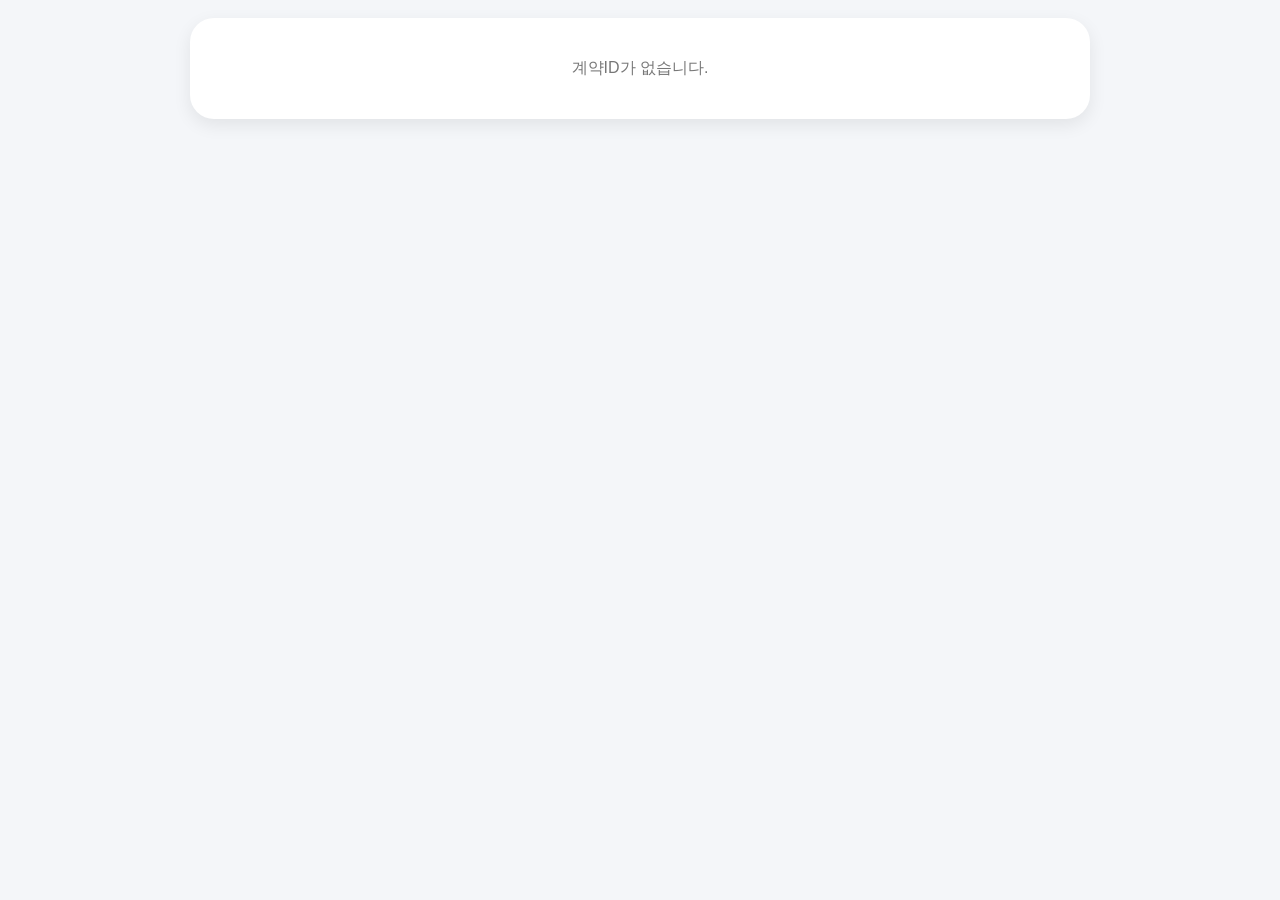
<file: regular-sign.html>
<!DOCTYPE html>
<html lang="ko">
<head>
<meta charset="UTF-8">

<meta property="og:title" content="정규직 근로계약서 전자서명 요청">
<meta property="og:description" content="전자서명을 진행해주세요.">
<meta property="og:image" content="https://thebigkorea.github.io/thebigkorea-hr/images/contract-request-regular.png">
<meta property="og:type" content="website">
<meta name="viewport" content="width=device-width,initial-scale=1">
<title>정규직 근로계약 전자서명</title>

<style>
body{margin:0;background:#f4f6f9;font-family:Pretendard,sans-serif;color:#222}
.wrap{max-width:900px;margin:0 auto;padding:18px}
.paper,.card{background:#fff;border-radius:24px;padding:26px;margin-bottom:20px;box-shadow:0 6px 18px rgba(0,0,0,.08)}
h1{text-align:center;font-size:30px}
h3{margin-top:24px;border-bottom:2px solid #eee;padding-bottom:8px}
p{line-height:1.8}
table{width:100%;border-collapse:collapse;margin:14px 0}
th,td{border:1px solid #ccc;padding:10px;text-align:center}
.sign-area{display:grid;grid-template-columns:1fr 1fr;gap:16px;margin-top:24px}
.sign-box{border:1px solid #ddd;border-radius:16px;padding:16px;min-height:220px}
.stamp{width:95px;margin-top:10px}
canvas{width:100%;height:180px;border:1px solid #ccc;border-radius:14px;background:#fff}
button{width:100%;border:0;border-radius:18px;padding:20px;background:#174a9c;color:#fff;font-size:22px;font-weight:900;margin-top:14px}
.green{background:#0f7b46}
.empty{text-align:center;padding:40px;color:#777}
@media(max-width:700px){.sign-area{grid-template-columns:1fr}.paper{font-size:14px}}
</style>
</head>

<body>
<div class="wrap">

<div id="loading" class="card empty">
계약서를 불러오는 중...
</div>

<div id="content" style="display:none;">

<div class="paper" id="contractPaper">
  <h1>근로계약서</h1>

  <p>
    <b id="cStoreName"></b>(이하 “회사”라 한다)과
    근로자 <b id="cEmpName"></b>(이하 “직원”이라 한다)은 다음과 같이 근로계약을 체결하고 이를 성실히 이행할 것을 약정한다.
  </p>

  <h3>제1조 계약기간</h3>
  <p>입사일 : <span id="cStartDate"></span></p>
  <p>입사일로부터 기간의 정함이 없는 근로계약을 체결한다. 수습기간은 3개월로 한다.</p>
  <p>수습기간 중 임금은 월급여의 100%로 한다.</p>

  <h3>제2조 근무장소 및 업무내용</h3>
  <p>① 근무장소 : <span id="cWorkPlace"></span></p>
  <p>② 업무내용 : <span id="cJobDuty"></span></p>
  <p>③ 회사는 필요한 경우 직원의 의견을 들어 업무내용을 변경할 수 있다.</p>

  <h3>제3조 근로시간 및 휴게</h3>
  <table>
    <tr><th>근무시간</th><th>휴게시간</th></tr>
    <tr><td id="cWorkTime"></td><td id="cBreakTime"></td></tr>
  </table>

  <h3>제4조 휴일 및 휴가</h3>
  <p>① 법정유급휴일은 주휴일 및 근로자의 날로 한다.</p>
  <p>② 근로기준법이 정하는 바에 따라 연차휴가를 부여한다.</p>

  <h3>제5조 임금</h3>
  <table>
    <tr><th>구분</th><th>금액</th><th>산정 기준</th></tr>
    <tr><td>기본급</td><td id="cBasicPay"></td><td>월 소정근로시간 기준</td></tr>
    <tr><td>연장수당</td><td id="cOvertimePay"></td><td>연장근로수당</td></tr>
    <tr><td>직무수당</td><td id="cDutyPay"></td><td>직무수행 수당</td></tr>
    <tr><td>직책수당</td><td id="cPositionPay"></td><td>직책수행 수당</td></tr>
    <tr><td>식대</td><td id="cMealPay"></td><td>복리후생</td></tr>
    <tr><th>월급총액</th><th id="cTotalPay"></th><th>상기 금액의 합계</th></tr>
  </table>

  <p>② 회사는 매월 1일부터 말일까지 산정한 급여를 익월 10일 직원 명의의 은행계좌로 지급한다.</p>
  <p>③ 급여 지급 시 갑근세, 사회보험료 등 법정 공제액은 공제 후 지급한다.</p>
  <p>④ 급여계좌 : <span id="cBankName"></span> <span id="cBankAccount"></span></p>

  <h3>제6조 제출서류</h3>
  <p>직원은 주민등록등본, 보건증, 통장사본, 신분증 사본 등 회사가 요청하는 서류를 제출한다.</p>

  <h3>제7조 퇴직급여</h3>
  <p>회사는 근로자퇴직급여보장법이 정한 바에 따라 퇴직급여를 지급한다.</p>

  <h3>제8조 퇴직절차</h3>
  <p>직원은 퇴직하고자 할 경우 사직원을 사전 제출하여야 한다.</p>

  <h3>제9조 근로계약 해지사유</h3>
  <p>무단결근, 반복적인 지각·조퇴, 정당한 업무지시 불응, 업무수행 곤란 등 회사의 취업규칙 및 관계 법령상 사유가 있는 경우 계약을 해지할 수 있다.</p>

  <h3>제10조 신의성실 및 비밀유지</h3>
  <p>직원은 회사의 경영방침에 따라 성실히 근무하며, 회사의 영업기밀 및 고객정보를 외부에 누설하여서는 아니 된다.</p>

  <h3>제11조 CCTV 설치 동의</h3>
  <p>직원은 방범, 화재예방, 시설안전관리 목적으로 CCTV가 설치·운영될 수 있음을 설명받고 이에 동의한다.</p>

  <h3>제12조 기타사항</h3>
  <p>본 계약서에 명시되지 않은 사항은 근로기준법, 관계법령, 취업규칙 및 판례에 따른다.</p>

  <p style="text-align:center;margin-top:28px;">본인은 위 근로계약의 내용을 확인하고 전자계약 방식에 동의합니다.</p>
  <p style="text-align:center;font-weight:900;" id="cToday"></p>

  <div class="sign-area">
    <div class="sign-box">
      <h4>[회사]</h4>
      <p>상호 : <span id="cCompanyStore"></span></p>
      <p>대표자 : 박병호</p>
      <p>주소 : 서울시 송파구 올림픽로 300, 5층</p>
      <img src="stamp.png" class="stamp">
    </div>

    <div class="sign-box">
      <h4>[직원]</h4>
      <p>성명 : <span id="cWorkerName"></span></p>
      <p>생년월일 : <span id="cBirth"></span></p>
      <p>주소 : <span id="cAddress"></span></p>
      <p>연락처 : <span id="cPhone"></span></p>
      <p>전자서명</p>
      <canvas id="signaturePad" width="500" height="180"></canvas>
    </div>
  </div>
</div>

<div class="card">
  <label>
    <input type="checkbox" id="agreeCheck">
    본인은 위 근로계약 내용을 확인하였으며 전자계약에 동의합니다.
  </label>

  <button onclick="clearSignature()">다시 서명</button>
  <button class="green" onclick="completeContract()">전자계약 완료</button>

  <div id="message"></div>
</div>

</div>
</div>

<script>
const API_URL =
"https://script.google.com/macros/s/AKfycbwRGQcXgYhfkTUiklPrHs4uFe7oHpgn8D_jM2jJPpU74tXr3D_h6vGMq72CHXU0EnAb/exec";

let CONTRACT_ID = "";
let CONTRACT_DATA = null;

function getParam(name){
  const params = new URLSearchParams(location.search);
  return params.get(name) || "";
}

function formatWon(v){
  return Number(v || 0).toLocaleString("ko-KR") + "원";
}

function todayText(){
  const d = new Date();
  return d.getFullYear() + "년 " + (d.getMonth()+1) + "월 " + d.getDate() + "일";
}

async function apiRequest(data){
  const response = await fetch(API_URL,{
    method:"POST",
    body:JSON.stringify(data)
  });
  return await response.json();
}

async function loadContract(){
  CONTRACT_ID = getParam("id");

  if(!CONTRACT_ID){
    document.getElementById("loading").innerText = "계약ID가 없습니다.";
    return;
  }

  const result = await apiRequest({
    action:"getContractDraft",
    contractId:CONTRACT_ID
  });

  if(!result.success){
    document.getElementById("loading").innerText =
      result.message || "계약서를 찾을 수 없습니다.";
    return;
  }

  CONTRACT_DATA = result.data;
  renderContract(CONTRACT_DATA);

  document.getElementById("loading").style.display = "none";
  document.getElementById("content").style.display = "block";
}

function renderContract(d){
  document.getElementById("cStoreName").innerText = d.store || "";
  document.getElementById("cEmpName").innerText = d.name || "";
  document.getElementById("cStartDate").innerText = d.startDate || "";
  document.getElementById("cWorkPlace").innerText = d.store || "";
  document.getElementById("cJobDuty").innerText = d.jobDuty || "";
  document.getElementById("cWorkTime").innerText = d.workTime || "";
  document.getElementById("cBreakTime").innerText = d.breakTime || "";

  document.getElementById("cBasicPay").innerText = formatWon(d.basicPay);
  document.getElementById("cOvertimePay").innerText = formatWon(d.overtimePay);
  document.getElementById("cDutyPay").innerText = formatWon(d.dutyPay);
  document.getElementById("cPositionPay").innerText = formatWon(d.positionPay);
  document.getElementById("cMealPay").innerText = formatWon(d.mealPay);
  document.getElementById("cTotalPay").innerText = formatWon(d.totalPay);

  document.getElementById("cToday").innerText = todayText();
  document.getElementById("cCompanyStore").innerText = d.store || "";
  document.getElementById("cWorkerName").innerText = d.name || "";
  document.getElementById("cBirth").innerText = d.birth || "";
  document.getElementById("cAddress").innerText = d.address || "";
  document.getElementById("cPhone").innerText = d.phone || "";
  document.getElementById("cBankName").innerText = d.bankName || "";
  document.getElementById("cBankAccount").innerText = d.bankAccount || "";
}

async function completeContract(){
  if(!document.getElementById("agreeCheck").checked){
    alert("전자계약 동의가 필요합니다.");
    return;
  }

  try{
    const signatureImage = canvas.toDataURL("image/png");

    const result = await apiRequest({
      action:"completeContractDraft",
      contractId:CONTRACT_ID,
      signatureImage:signatureImage
    });

    if(!result.success){
      alert(result.message || "계약 완료 실패");
      return;
    }

    alert("전자계약이 완료되었습니다.");
    document.getElementById("message").innerText =
      "전자계약 완료: " + (result.signedAt || "");
  }catch(err){
    console.error(err);
    alert("계약 완료 실패");
  }
}

const canvas = document.getElementById("signaturePad");
const ctx = canvas.getContext("2d");
let drawing = false;

canvas.addEventListener("mousedown", e => {drawing=true; ctx.beginPath();});
canvas.addEventListener("mouseup", e => drawing=false);
canvas.addEventListener("mousemove", draw);
canvas.addEventListener("touchstart", e => {drawing=true; ctx.beginPath(); e.preventDefault();});
canvas.addEventListener("touchend", e => drawing=false);
canvas.addEventListener("touchmove", e => {draw(e.touches[0]); e.preventDefault();});

function draw(e){
  if(!drawing) return;
  const rect = canvas.getBoundingClientRect();
  ctx.lineWidth = 3;
  ctx.lineCap = "round";
  ctx.lineTo(e.clientX - rect.left, e.clientY - rect.top);
  ctx.stroke();
  ctx.beginPath();
  ctx.moveTo(e.clientX - rect.left, e.clientY - rect.top);
}

function clearSignature(){
  ctx.clearRect(0,0,canvas.width,canvas.height);
}

window.onload = loadContract;
</script>

</body>
</html>
</file>
